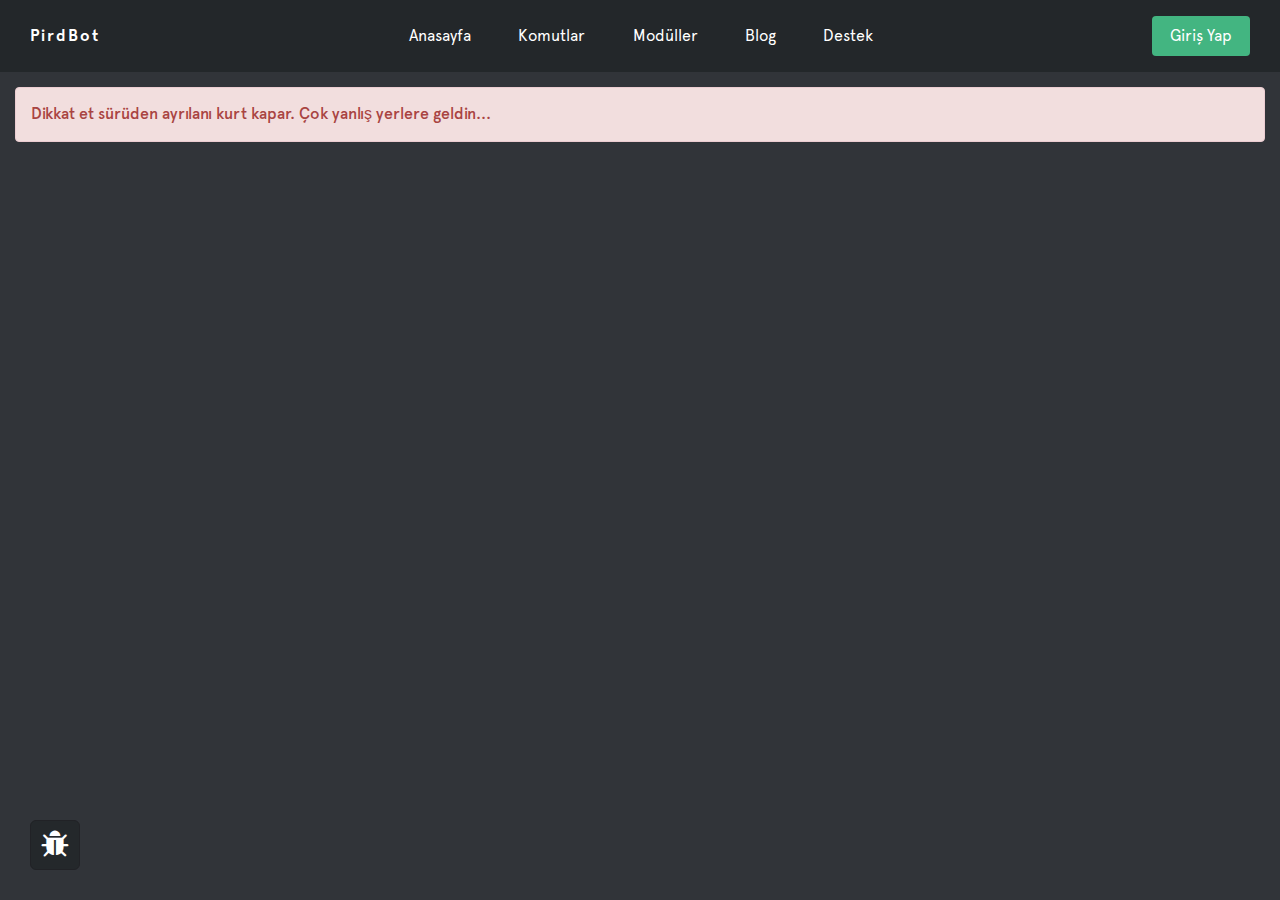
<file: pird.xyz/admin.html>
<!DOCTYPE html>
<html lang="tr" class="dark">
  
<!-- Mirrored from pird.xyz/admin by zikscopy Website Copier/3.x [XR&CO'2014], Wed, 31 Jul 2019 21:17:58 GMT -->
<!-- Added by zikscopy --><meta http-equiv="content-type" content="text/html;charset=UTF-8" /><!-- /Added by zikscopy -->
<head>
    <meta charset="UTF-8">
    <meta name="viewport" content="width=device-width, initial-scale=1.0">
    <meta http-equiv="X-UA-Compatible" content="ie=edge">

    <title>PirdBot - The Discord Bot</title>

    <meta name="keywords" content="Discord, Discord Bot, Discord App, DiscordApp, DiscordBots, Discord Bots, PirdWeb, PirdBot, PirdBot Support, PirdBot Blocker, Bots"/>
    <meta name="description" content="PirdBot Discord Bot ile sunucularınızı renk katıp kolayca kontrol sağlayabilirsiniz. Bu site sayesinde sunucunuzdaki PirdBot ayarlarını yapabilirsiniz."/>

    <meta name="robots" content="index, follow"/>
    <meta name="copyright" content="&copy; Pird System"/>
    <meta name="author" content="Berk A."/>
    <meta name="abstract" content="PirdBot Yönetim ve Kontrol Paneli"/>

    <link rel="stylesheet" href="content/assets/css/bootstrap.min3661.css?v=2.0" rel="stylesheet">
    <link rel="stylesheet" href="content/assets/css/style3661.css?v=2.0" rel="stylesheet">
    <link href="../stackpath.bootstrapcdn.com/font-awesome/4.7.0/css/font-awesome.min3661.css?v=2.0" rel="stylesheet">

    <script src="content/assets/js/jquery-1.8.3.min3661.js?v=2.0"></script>
    <script src="content/assets/js/bootstrap.min3661.js?v=2.0"></script>
    <script src="content/assets/js/custom3661.js?v=2.0"></script>

    <link rel="shortcut icon" href="content/assets/img/favicon3661.png?v=2.0">
  </head>
  <body>
    <div class="header">
      <div class="header__logo">
        PirdBot
      </div>
      <div class="header__nav">
        <a href="index.html">Anasayfa</a>
        <a href="commands.html">Komutlar</a>
        <a href="modules.html">Modüller</a>
        <a href="blog.html">Blog</a>
        <a href="http://discord.gg/Xch8yQ9" target="_blank">Destek</a>
      </div>
      <div class="header__controle">
                  <a href="javascript:void(0)" onclick="PirdWindow(LOGIN_URL)" class="btn pird">Giriş Yap</a>
              </div>
    </div>
    <div class="container-fluid">
      <div class="alert alert-danger">Dikkat et sürüden ayrılanı kurt kapar. Çok yanlış yerlere geldin...</div>    </div>

    <div id="pModal" class="modal fade" tabindex="-1" role="dialog" aria-hidden="true"></div>

    <div class="feedback left hidden-xs" data-toggle="tooltip" data-placement="right" title="Hata Bildirmek İçin Tıklayın" onclick="window.open('https://goo.gl/forms/5size9lXwytNsl383','_blank')">
      <button type="button" class="btn btn-primary btn-circle btn-lg" >
        <i class="fa fa-bug fa-2x" title="Report Bug"></i>
      </button>
    </div>

    <script async src="https://www.googletagmanager.com/gtag/js?id=UA-89120054-5"></script>
    <script>
      window.dataLayer = window.dataLayer || [];
      function gtag(){dataLayer.push(arguments);}
      gtag('js', new Date());

      gtag('config', 'UA-89120054-5');
    </script>
  </body>

<!-- Mirrored from pird.xyz/admin by zikscopy Website Copier/3.x [XR&CO'2014], Wed, 31 Jul 2019 21:17:58 GMT -->
</html>
<script type="text/javascript">
  var URL         = "index.html";
  var ADMIN_URL   = "admin.html";
  var INC_PATH    = "includes/index.html";
  var THEMES_PATH = "content/index.html";
  var ANLIK_URL   = "admin.html";
  var LOGIN_URL   = "https://discordapp.com/oauth2/authorize?response_type=code&amp;client_id=428918041628246017&amp;redirect_uri=http://pird.xyz/?go=login&amp;scope=identify+email+guilds";
  var DASHBOARD_URL= "index.html";
  var PANEL_PATH   = "content/panel/index.html";

  var start = new Date();
  jQuery.ready();
  var end = new Date();
  var difference = (end - start) / 1000;
  console.log("[PIRD] Loading time "+difference+" second.")
</script>
</file>
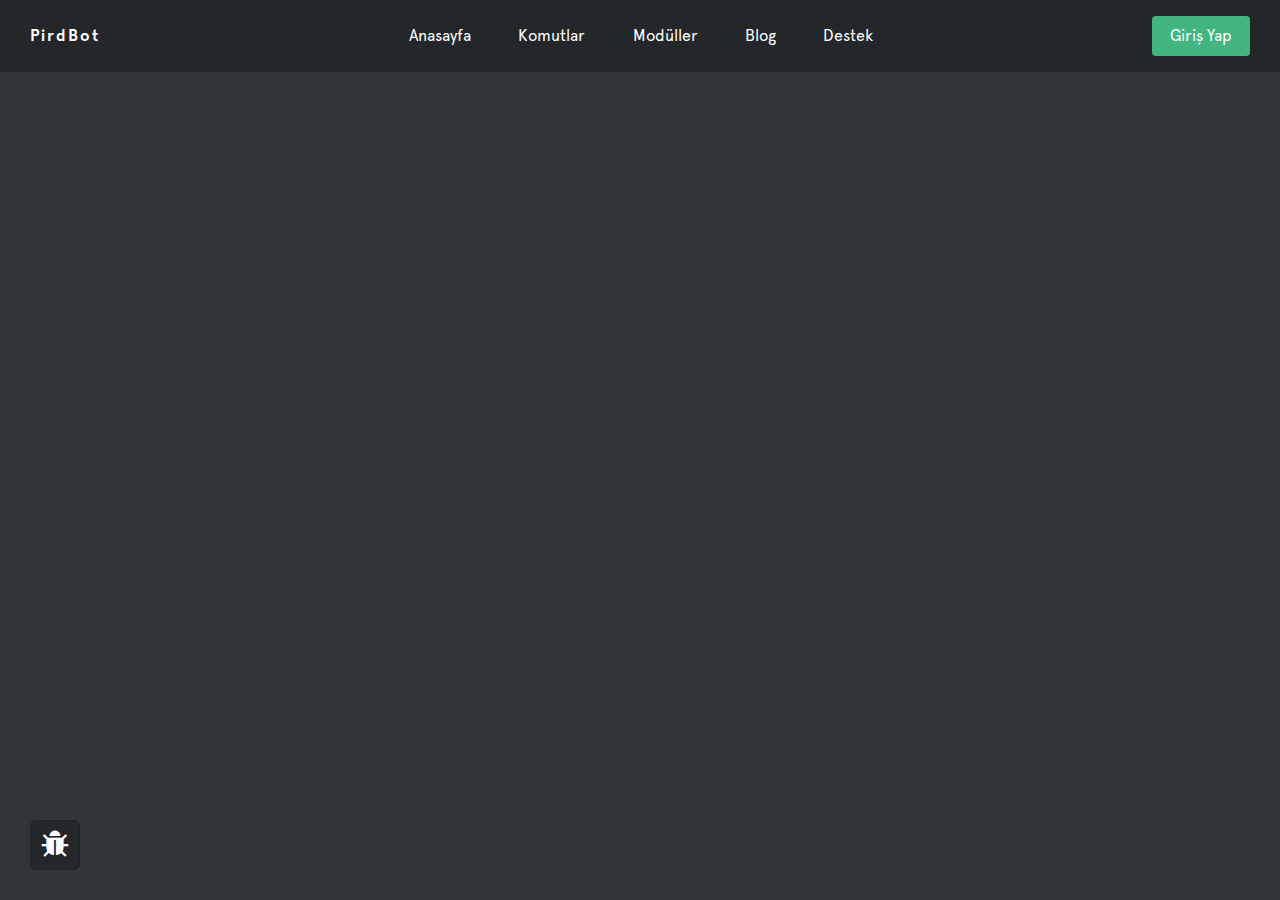
<file: pird.xyz/blog.html>
<!DOCTYPE html>
<html lang="tr" class="dark">
  
<!-- Mirrored from pird.xyz/blog by zikscopy Website Copier/3.x [XR&CO'2014], Wed, 31 Jul 2019 21:17:58 GMT -->
<!-- Added by zikscopy --><meta http-equiv="content-type" content="text/html;charset=UTF-8" /><!-- /Added by zikscopy -->
<head>
    <meta charset="UTF-8">
    <meta name="viewport" content="width=device-width, initial-scale=1.0">
    <meta http-equiv="X-UA-Compatible" content="ie=edge">

    <title>PirdBot - The Discord Bot</title>

    <meta name="keywords" content="Discord, Discord Bot, Discord App, DiscordApp, DiscordBots, Discord Bots, PirdWeb, PirdBot, PirdBot Support, PirdBot Blocker, Bots"/>
    <meta name="description" content="PirdBot Discord Bot ile sunucularınızı renk katıp kolayca kontrol sağlayabilirsiniz. Bu site sayesinde sunucunuzdaki PirdBot ayarlarını yapabilirsiniz."/>

    <meta name="robots" content="index, follow"/>
    <meta name="copyright" content="&copy; Pird System"/>
    <meta name="author" content="Berk A."/>
    <meta name="abstract" content="PirdBot Yönetim ve Kontrol Paneli"/>

    <link rel="stylesheet" href="content/assets/css/bootstrap.min3661.css?v=2.0" rel="stylesheet">
    <link rel="stylesheet" href="content/assets/css/style3661.css?v=2.0" rel="stylesheet">
    <link href="../stackpath.bootstrapcdn.com/font-awesome/4.7.0/css/font-awesome.min3661.css?v=2.0" rel="stylesheet">

    <script src="content/assets/js/jquery-1.8.3.min3661.js?v=2.0"></script>
    <script src="content/assets/js/bootstrap.min3661.js?v=2.0"></script>
    <script src="content/assets/js/custom3661.js?v=2.0"></script>

    <link rel="shortcut icon" href="content/assets/img/favicon3661.png?v=2.0">
  </head>
  <body>
    <div class="header">
      <div class="header__logo">
        PirdBot
      </div>
      <div class="header__nav">
        <a href="index.html">Anasayfa</a>
        <a href="commands.html">Komutlar</a>
        <a href="modules.html">Modüller</a>
        <a href="blog.html">Blog</a>
        <a href="http://discord.gg/Xch8yQ9" target="_blank">Destek</a>
      </div>
      <div class="header__controle">
                  <a href="javascript:void(0)" onclick="PirdWindow(LOGIN_URL)" class="btn pird">Giriş Yap</a>
              </div>
    </div>
    <div class="container-fluid">
          </div>

    <div id="pModal" class="modal fade" tabindex="-1" role="dialog" aria-hidden="true"></div>

    <div class="feedback left hidden-xs" data-toggle="tooltip" data-placement="right" title="Hata Bildirmek İçin Tıklayın" onclick="window.open('https://goo.gl/forms/5size9lXwytNsl383','_blank')">
      <button type="button" class="btn btn-primary btn-circle btn-lg" >
        <i class="fa fa-bug fa-2x" title="Report Bug"></i>
      </button>
    </div>

    <script async src="https://www.googletagmanager.com/gtag/js?id=UA-89120054-5"></script>
    <script>
      window.dataLayer = window.dataLayer || [];
      function gtag(){dataLayer.push(arguments);}
      gtag('js', new Date());

      gtag('config', 'UA-89120054-5');
    </script>
  </body>

<!-- Mirrored from pird.xyz/blog by zikscopy Website Copier/3.x [XR&CO'2014], Wed, 31 Jul 2019 21:17:58 GMT -->
</html>
<script type="text/javascript">
  var URL         = "index.html";
  var ADMIN_URL   = "admin.html";
  var INC_PATH    = "includes/index.html";
  var THEMES_PATH = "content/index.html";
  var ANLIK_URL   = "blog.html";
  var LOGIN_URL   = "https://discordapp.com/oauth2/authorize?response_type=code&amp;client_id=428918041628246017&amp;redirect_uri=http://pird.xyz/?go=login&amp;scope=identify+email+guilds";
  var DASHBOARD_URL= "index.html";
  var PANEL_PATH   = "content/panel/index.html";

  var start = new Date();
  jQuery.ready();
  var end = new Date();
  var difference = (end - start) / 1000;
  console.log("[PIRD] Loading time "+difference+" second.")
</script>
</file>
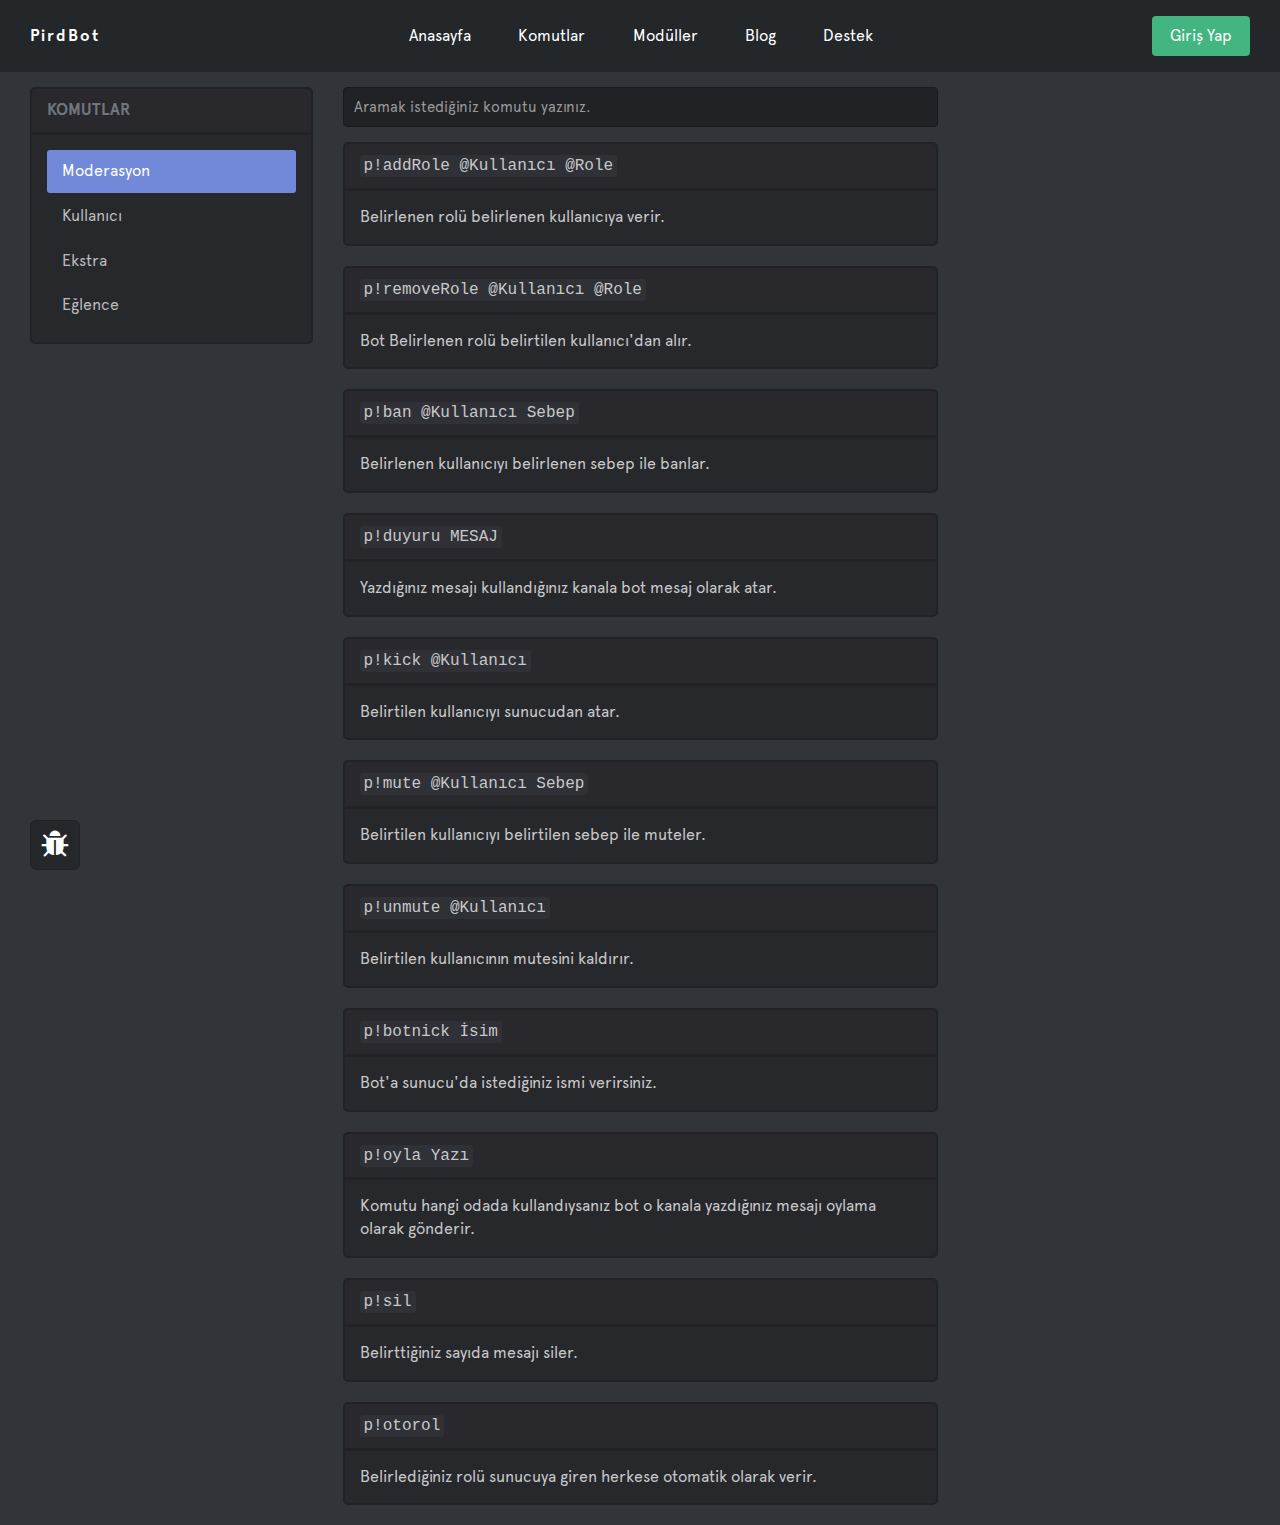
<file: pird.xyz/commands.html>
<!DOCTYPE html>
<html lang="tr" class="dark">
  
<!-- Mirrored from pird.xyz/commands by zikscopy Website Copier/3.x [XR&CO'2014], Wed, 31 Jul 2019 21:17:54 GMT -->
<!-- Added by zikscopy --><meta http-equiv="content-type" content="text/html;charset=UTF-8" /><!-- /Added by zikscopy -->
<head>
    <meta charset="UTF-8">
    <meta name="viewport" content="width=device-width, initial-scale=1.0">
    <meta http-equiv="X-UA-Compatible" content="ie=edge">

    <title>PirdBot - The Discord Bot</title>

    <meta name="keywords" content="Discord, Discord Bot, Discord App, DiscordApp, DiscordBots, Discord Bots, PirdWeb, PirdBot, PirdBot Support, PirdBot Blocker, Bots"/>
    <meta name="description" content="PirdBot Discord Bot ile sunucularınızı renk katıp kolayca kontrol sağlayabilirsiniz. Bu site sayesinde sunucunuzdaki PirdBot ayarlarını yapabilirsiniz."/>

    <meta name="robots" content="index, follow"/>
    <meta name="copyright" content="&copy; Pird System"/>
    <meta name="author" content="Berk A."/>
    <meta name="abstract" content="PirdBot Yönetim ve Kontrol Paneli"/>

    <link rel="stylesheet" href="content/assets/css/bootstrap.min3661.css?v=2.0" rel="stylesheet">
    <link rel="stylesheet" href="content/assets/css/style3661.css?v=2.0" rel="stylesheet">
    <link href="../stackpath.bootstrapcdn.com/font-awesome/4.7.0/css/font-awesome.min3661.css?v=2.0" rel="stylesheet">

    <script src="content/assets/js/jquery-1.8.3.min3661.js?v=2.0"></script>
    <script src="content/assets/js/bootstrap.min3661.js?v=2.0"></script>
    <script src="content/assets/js/custom3661.js?v=2.0"></script>

    <link rel="shortcut icon" href="content/assets/img/favicon3661.png?v=2.0">
  </head>
  <body>
    <div class="header">
      <div class="header__logo">
        PirdBot
      </div>
      <div class="header__nav">
        <a href="index.html">Anasayfa</a>
        <a href="commands.html">Komutlar</a>
        <a href="modules.html">Modüller</a>
        <a href="blog.html">Blog</a>
        <a href="http://discord.gg/Xch8yQ9" target="_blank">Destek</a>
      </div>
      <div class="header__controle">
                  <a href="javascript:void(0)" onclick="PirdWindow(LOGIN_URL)" class="btn pird">Giriş Yap</a>
              </div>
    </div>
    <div class="container-fluid">
      
<div class="col-md-3">
  <div class="panel panel-default panel-c" id="commands_category">
    <div class="panel-heading">Komutlar</div>
    <div class="panel-body">

      <ul class="nav nav-pills nav-stacked">
                          <li class='active'><a href="#moderasyon" data-toggle="tab">Moderasyon</a></li>
                            <li ><a href="#kullanici" data-toggle="tab">Kullanıcı</a></li>
                            <li ><a href="#ekstra" data-toggle="tab">Ekstra</a></li>
                            <li ><a href="#eglence" data-toggle="tab">Eğlence</a></li>
                        </ul>

    </div>
  </div>
</div>
<div class="col-md-6">
  <div class="form-group">
    <input type="text" class="form-control" id="searchCommands" placeholder="Aramak istediğiniz komutu yazınız.">
  </div>
  <div class="panel panel-default panel-k" id="searchEmpty" style="display: none;">
    <div class="panel-heading test-center" style="border: 0px;border-radius: 5px;">
      Yazdığınız <code id="searchValue"></code> kelimeye uygun herhangi bir sonuç bulunamadı.
    </div>
  </div>
  <div class="tab-content">
              <div class="tab-pane active in" id="moderasyon">
                          <div class="panel panel-default panel-k">
            <div class="panel-heading">
              <code>p!addRole @Kullanıcı @Role</code>
              <div class="sag">
                <!--<span class="label label-default">YAKINDA</span>-->
              </div>
            </div>
            <div class="panel-body">
              Belirlenen rolü belirlenen kullanıcıya verir.             </div>
          </div>
                  <div class="panel panel-default panel-k">
            <div class="panel-heading">
              <code>p!removeRole @Kullanıcı @Role</code>
              <div class="sag">
                <!--<span class="label label-default">YAKINDA</span>-->
              </div>
            </div>
            <div class="panel-body">
              Bot Belirlenen rolü belirtilen kullanıcı'dan alır.             </div>
          </div>
                  <div class="panel panel-default panel-k">
            <div class="panel-heading">
              <code>p!ban @Kullanıcı Sebep</code>
              <div class="sag">
                <!--<span class="label label-default">YAKINDA</span>-->
              </div>
            </div>
            <div class="panel-body">
              Belirlenen kullanıcıyı belirlenen sebep ile banlar.             </div>
          </div>
                  <div class="panel panel-default panel-k">
            <div class="panel-heading">
              <code>p!duyuru MESAJ</code>
              <div class="sag">
                <!--<span class="label label-default">YAKINDA</span>-->
              </div>
            </div>
            <div class="panel-body">
              Yazdığınız mesajı kullandığınız kanala bot mesaj olarak atar.             </div>
          </div>
                  <div class="panel panel-default panel-k">
            <div class="panel-heading">
              <code>p!kick @Kullanıcı</code>
              <div class="sag">
                <!--<span class="label label-default">YAKINDA</span>-->
              </div>
            </div>
            <div class="panel-body">
              Belirtilen kullanıcıyı sunucudan atar.             </div>
          </div>
                  <div class="panel panel-default panel-k">
            <div class="panel-heading">
              <code>p!mute @Kullanıcı Sebep</code>
              <div class="sag">
                <!--<span class="label label-default">YAKINDA</span>-->
              </div>
            </div>
            <div class="panel-body">
              Belirtilen kullanıcıyı belirtilen sebep ile muteler.             </div>
          </div>
                  <div class="panel panel-default panel-k">
            <div class="panel-heading">
              <code>p!unmute @Kullanıcı</code>
              <div class="sag">
                <!--<span class="label label-default">YAKINDA</span>-->
              </div>
            </div>
            <div class="panel-body">
              Belirtilen kullanıcının mutesini kaldırır.             </div>
          </div>
                  <div class="panel panel-default panel-k">
            <div class="panel-heading">
              <code>p!botnick İsim</code>
              <div class="sag">
                <!--<span class="label label-default">YAKINDA</span>-->
              </div>
            </div>
            <div class="panel-body">
              Bot'a sunucu'da istediğiniz ismi verirsiniz.             </div>
          </div>
                  <div class="panel panel-default panel-k">
            <div class="panel-heading">
              <code>p!oyla Yazı</code>
              <div class="sag">
                <!--<span class="label label-default">YAKINDA</span>-->
              </div>
            </div>
            <div class="panel-body">
              Komutu hangi odada kullandıysanız bot o kanala yazdığınız mesajı oylama olarak gönderir.             </div>
          </div>
                  <div class="panel panel-default panel-k">
            <div class="panel-heading">
              <code>p!sil</code>
              <div class="sag">
                <!--<span class="label label-default">YAKINDA</span>-->
              </div>
            </div>
            <div class="panel-body">
               Belirttiğiniz sayıda mesajı siler.             </div>
          </div>
                  <div class="panel panel-default panel-k">
            <div class="panel-heading">
              <code>p!otorol </code>
              <div class="sag">
                <!--<span class="label label-default">YAKINDA</span>-->
              </div>
            </div>
            <div class="panel-body">
              Belirlediğiniz rolü sunucuya giren herkese otomatik olarak verir.            </div>
          </div>
              </div>
                <div class="tab-pane " id="kullanici">
                          <div class="panel panel-default panel-k">
            <div class="panel-heading">
              <code>p!avatar @Kullanıcı</code>
              <div class="sag">
                <!--<span class="label label-default">YAKINDA</span>-->
              </div>
            </div>
            <div class="panel-body">
              Belirlenen kullanıcı'nın avatarı'nı gösterir.             </div>
          </div>
                  <div class="panel panel-default panel-k">
            <div class="panel-heading">
              <code>p!help</code>
              <div class="sag">
                <!--<span class="label label-default">YAKINDA</span>-->
              </div>
            </div>
            <div class="panel-body">
              Bot'ta bulunan yardım menüsünü size gönderir.             </div>
          </div>
                  <div class="panel panel-default panel-k">
            <div class="panel-heading">
              <code>p!info</code>
              <div class="sag">
                <!--<span class="label label-default">YAKINDA</span>-->
              </div>
            </div>
            <div class="panel-body">
              Bot'un istatistiklerini gösterir.             </div>
          </div>
                  <div class="panel panel-default panel-k">
            <div class="panel-heading">
              <code>p!kb</code>
              <div class="sag">
                <!--<span class="label label-default">YAKINDA</span>-->
              </div>
            </div>
            <div class="panel-body">
              Bot Komutu kullanan kişinin kullanıcı bilgilerini gösterir.             </div>
          </div>
                  <div class="panel panel-default panel-k">
            <div class="panel-heading">
              <code>p!kurucu</code>
              <div class="sag">
                <!--<span class="label label-default">YAKINDA</span>-->
              </div>
            </div>
            <div class="panel-body">
              Komutun kullanıldığı sunucunun sahibini gösterir.             </div>
          </div>
                  <div class="panel panel-default panel-k">
            <div class="panel-heading">
              <code>p!sunucu</code>
              <div class="sag">
                <!--<span class="label label-default">YAKINDA</span>-->
              </div>
            </div>
            <div class="panel-body">
              Komutu kullanıldığı sunucunun bilgilerini gösterir.             </div>
          </div>
                  <div class="panel panel-default panel-k">
            <div class="panel-heading">
              <code>p!tavsiye</code>
              <div class="sag">
                <!--<span class="label label-default">YAKINDA</span>-->
              </div>
            </div>
            <div class="panel-body">
              Bot Botun yapımcılarına yazdığınız mesajı öneri olarak iletir.             </div>
          </div>
              </div>
                <div class="tab-pane " id="ekstra">
                          <div class="panel panel-default panel-k">
            <div class="panel-heading">
              <code>p!bağış</code>
              <div class="sag">
                <!--<span class="label label-default">YAKINDA</span>-->
              </div>
            </div>
            <div class="panel-body">
              Bu komut ile barkodumu'za ulaşıp bot için bağış yapabilirsiniz.             </div>
          </div>
                  <div class="panel panel-default panel-k">
            <div class="panel-heading">
              <code>p!cevir</code>
              <div class="sag">
                <!--<span class="label label-default">YAKINDA</span>-->
              </div>
            </div>
            <div class="panel-body">
              Bu komut ile yazdığınız yazıyı istediğiniz dile çevirebilirsiniz.             </div>
          </div>
                  <div class="panel panel-default panel-k">
            <div class="panel-heading">
              <code>p!davet</code>
              <div class="sag">
                <!--<span class="label label-default">YAKINDA</span>-->
              </div>
            </div>
            <div class="panel-body">
              Bu komut kullanan kişiye bot diğer botların ve kendi davet linkini gönderir.             </div>
          </div>
                  <div class="panel panel-default panel-k">
            <div class="panel-heading">
              <code>p!doviz</code>
              <div class="sag">
                <!--<span class="label label-default">YAKINDA</span>-->
              </div>
            </div>
            <div class="panel-body">
              Belirlenen para biriminin Dünyada'ki alış ve satışlarını gösterir             </div>
          </div>
                  <div class="panel panel-default panel-k">
            <div class="panel-heading">
              <code>p!skor</code>
              <div class="sag">
                <!--<span class="label label-default">YAKINDA</span>-->
              </div>
            </div>
            <div class="panel-body">
              Komutun kullanıldığı sunucudaki ilk 10 davet liderlerini gösterir.             </div>
          </div>
                  <div class="panel panel-default panel-k">
            <div class="panel-heading">
              <code>p!namazvakti</code>
              <div class="sag">
                <!--<span class="label label-default">YAKINDA</span>-->
              </div>
            </div>
            <div class="panel-body">
              Bot bu komut ile seçtiğiniz şehir'in namaz vakitlerini gösterir.             </div>
          </div>
                  <div class="panel panel-default panel-k">
            <div class="panel-heading">
              <code>p!qr</code>
              <div class="sag">
                <!--<span class="label label-default">YAKINDA</span>-->
              </div>
            </div>
            <div class="panel-body">
              Yazdığınız link veya yazı ile bot QR kod oluşturur.             </div>
          </div>
                  <div class="panel panel-default panel-k">
            <div class="panel-heading">
              <code>p!rastgele sayı1 sayı2</code>
              <div class="sag">
                <!--<span class="label label-default">YAKINDA</span>-->
              </div>
            </div>
            <div class="panel-body">
              Belirttiğiniz sayı aralığın'da bot rastgele bir sayı verir.             </div>
          </div>
                  <div class="panel panel-default panel-k">
            <div class="panel-heading">
              <code>p!tarih</code>
              <div class="sag">
                <!--<span class="label label-default">YAKINDA</span>-->
              </div>
            </div>
            <div class="panel-body">
              Sunucu'nun bulunduğu zamanı gösterir.             </div>
          </div>
                  <div class="panel panel-default panel-k">
            <div class="panel-heading">
              <code>p!sifre</code>
              <div class="sag">
                <!--<span class="label label-default">YAKINDA</span>-->
              </div>
            </div>
            <div class="panel-body">
              Belirttiğiniz sayı aralığın'da bot size bir şifre oluşturur.            </div>
          </div>
                  <div class="panel panel-default panel-k">
            <div class="panel-heading">
              <code>p!kripto</code>
              <div class="sag">
                <!--<span class="label label-default">YAKINDA</span>-->
              </div>
            </div>
            <div class="panel-body">
              Belirlenen Kripto Para biriminin Dünyada'ki alış ve satışlarını gösterir             </div>
          </div>
                  <div class="panel panel-default panel-k">
            <div class="panel-heading">
              <code>p!mcsunucu <ip></code>
              <div class="sag">
                <!--<span class="label label-default">YAKINDA</span>-->
              </div>
            </div>
            <div class="panel-body">
              Yazdığınız ip adresine ait bilgileri gösterir.            </div>
          </div>
              </div>
                <div class="tab-pane " id="eglence">
                          <div class="panel panel-default panel-k">
            <div class="panel-heading">
              <code>p!öv @Kullanıcı</code>
              <div class="sag">
                <!--<span class="label label-default">YAKINDA</span>-->
              </div>
            </div>
            <div class="panel-body">
              Belirlenen Kullanıcıyı övgü yağmuruna boğarsın.             </div>
          </div>
                  <div class="panel panel-default panel-k">
            <div class="panel-heading">
              <code>p!cat</code>
              <div class="sag">
                <!--<span class="label label-default">YAKINDA</span>-->
              </div>
            </div>
            <div class="panel-body">
              Bot Rastgele kedi fotoğraflarını mesaj olarak atar.             </div>
          </div>
                  <div class="panel panel-default panel-k">
            <div class="panel-heading">
              <code>p!dog</code>
              <div class="sag">
                <!--<span class="label label-default">YAKINDA</span>-->
              </div>
            </div>
            <div class="panel-body">
              Bot Rastgele köpek fotoğrafları mesaj olarak atar.             </div>
          </div>
                  <div class="panel panel-default panel-k">
            <div class="panel-heading">
              <code>p!döv @Kullanıcı</code>
              <div class="sag">
                <!--<span class="label label-default">YAKINDA</span>-->
              </div>
            </div>
            <div class="panel-body">
              Belirtilen kullanıcıyı dayak manyağı yaparsınız.             </div>
          </div>
                  <div class="panel panel-default panel-k">
            <div class="panel-heading">
              <code>p!espiri</code>
              <div class="sag">
                <!--<span class="label label-default">YAKINDA</span>-->
              </div>
            </div>
            <div class="panel-body">
              Komutun kullanıldığı kanala bot soğuk espiriler atar.             </div>
          </div>
                  <div class="panel panel-default panel-k">
            <div class="panel-heading">
              <code>p!fucked</code>
              <div class="sag">
                <!--<span class="label label-default">YAKINDA</span>-->
              </div>
            </div>
            <div class="panel-body">
              Belirtilen kullanıcıyı fuckedlar.             </div>
          </div>
                  <div class="panel panel-default panel-k">
            <div class="panel-heading">
              <code>p!hıyar</code>
              <div class="sag">
                <!--<span class="label label-default">YAKINDA</span>-->
              </div>
            </div>
            <div class="panel-body">
              Hıyarınızın kaç cm olduğunu gösterir.             </div>
          </div>
                  <div class="panel panel-default panel-k">
            <div class="panel-heading">
              <code>p!sarıl</code>
              <div class="sag">
                <!--<span class="label label-default">YAKINDA</span>-->
              </div>
            </div>
            <div class="panel-body">
              Belirttiğiniz kişiye sarılırsınız.             </div>
          </div>
                  <div class="panel panel-default panel-k">
            <div class="panel-heading">
              <code>p!say</code>
              <div class="sag">
                <!--<span class="label label-default">YAKINDA</span>-->
              </div>
            </div>
            <div class="panel-body">
              Yazdığınız mesaj'ı bota yazdırırsınız.             </div>
          </div>
                  <div class="panel panel-default panel-k">
            <div class="panel-heading">
              <code>p!sigara-ic</code>
              <div class="sag">
                <!--<span class="label label-default">YAKINDA</span>-->
              </div>
            </div>
            <div class="panel-body">
              Belirttiğiniz kullanıcı ile sigara içersiniz.             </div>
          </div>
                  <div class="panel panel-default panel-k">
            <div class="panel-heading">
              <code>p!tokat</code>
              <div class="sag">
                <!--<span class="label label-default">YAKINDA</span>-->
              </div>
            </div>
            <div class="panel-body">
              Belirtilen kullanıcı'ya tokat manyağı yaparsınız.             </div>
          </div>
                  <div class="panel panel-default panel-k">
            <div class="panel-heading">
              <code>p!çay-dök</code>
              <div class="sag">
                <!--<span class="label label-default">YAKINDA</span>-->
              </div>
            </div>
            <div class="panel-body">
              Belirttiğiniz kullanıcının üstüne çay dökersiniz.             </div>
          </div>
                  <div class="panel panel-default panel-k">
            <div class="panel-heading">
              <code>p!öldür</code>
              <div class="sag">
                <!--<span class="label label-default">YAKINDA</span>-->
              </div>
            </div>
            <div class="panel-body">
              Belirtilen kullanıcı rambo kedi tarafın'dan öldürülür.             </div>
          </div>
                  <div class="panel panel-default panel-k">
            <div class="panel-heading">
              <code>p!öp</code>
              <div class="sag">
                <!--<span class="label label-default">YAKINDA</span>-->
              </div>
            </div>
            <div class="panel-body">
              Belirttiğiniz kullanıcıyı öpersiniz.             </div>
          </div>
                  <div class="panel panel-default panel-k">
            <div class="panel-heading">
              <code>p!mcbasari <baslik>/<yazi></code>
              <div class="sag">
                <!--<span class="label label-default">YAKINDA</span>-->
              </div>
            </div>
            <div class="panel-body">
              Minecraft başarımı üretme aracı.            </div>
          </div>
              </div>
            </div>
</div>

<div class="col-md-3">
  <div class="hidden-sm hidden-md hidden-lg">
    <img src="../discordapp.com/api/guilds/428913287338655745/widget7c49.png?style=banner2" style="width: 100%;" alt="PirdBot Discord Server" class="img-responsive img-rounded"><br>
  </div>
  <div class="hidden-xs">
    <script type="text/javascript">
      $(document).ready(() => {
        var height = $("#commands_category").height()+4;
        $("#discord_ifream").html(`<iframe src="//discordapp.com/widget?id=428913287338655745&theme=dark" width="100%" height="${height}" allowtransparency="true" frameborder="0"></iframe>`)
      });
    </script>
    <div id="discord_ifream"></div>
  </div>
</div>

<script type="text/javascript">
  $("#searchCommands").on("keyup", function() {
    var value = $(this).val().toLowerCase();
    $(".tab-pane.active .panel").filter(function() {
      $(this).toggle($(this).text().toLowerCase().indexOf(value) > -1)
    });
  });
  $("#commands_category").on("click", "li", function() {
    $("#searchCommands").val("");
    $(".tab-content .panel").css("display", "")
  });
</script>
    </div>

    <div id="pModal" class="modal fade" tabindex="-1" role="dialog" aria-hidden="true"></div>

    <div class="feedback left hidden-xs" data-toggle="tooltip" data-placement="right" title="Hata Bildirmek İçin Tıklayın" onclick="window.open('https://goo.gl/forms/5size9lXwytNsl383','_blank')">
      <button type="button" class="btn btn-primary btn-circle btn-lg" >
        <i class="fa fa-bug fa-2x" title="Report Bug"></i>
      </button>
    </div>

    <script async src="https://www.googletagmanager.com/gtag/js?id=UA-89120054-5"></script>
    <script>
      window.dataLayer = window.dataLayer || [];
      function gtag(){dataLayer.push(arguments);}
      gtag('js', new Date());

      gtag('config', 'UA-89120054-5');
    </script>
  </body>

<!-- Mirrored from pird.xyz/commands by zikscopy Website Copier/3.x [XR&CO'2014], Wed, 31 Jul 2019 21:17:56 GMT -->
</html>
<script type="text/javascript">
  var URL         = "index.html";
  var ADMIN_URL   = "admin.html";
  var INC_PATH    = "includes/index.html";
  var THEMES_PATH = "content/index.html";
  var ANLIK_URL   = "commands.html";
  var LOGIN_URL   = "https://discordapp.com/oauth2/authorize?response_type=code&amp;client_id=428918041628246017&amp;redirect_uri=http://pird.xyz/?go=login&amp;scope=identify+email+guilds";
  var DASHBOARD_URL= "index.html";
  var PANEL_PATH   = "content/panel/index.html";

  var start = new Date();
  jQuery.ready();
  var end = new Date();
  var difference = (end - start) / 1000;
  console.log("[PIRD] Loading time "+difference+" second.")
</script>
</file>
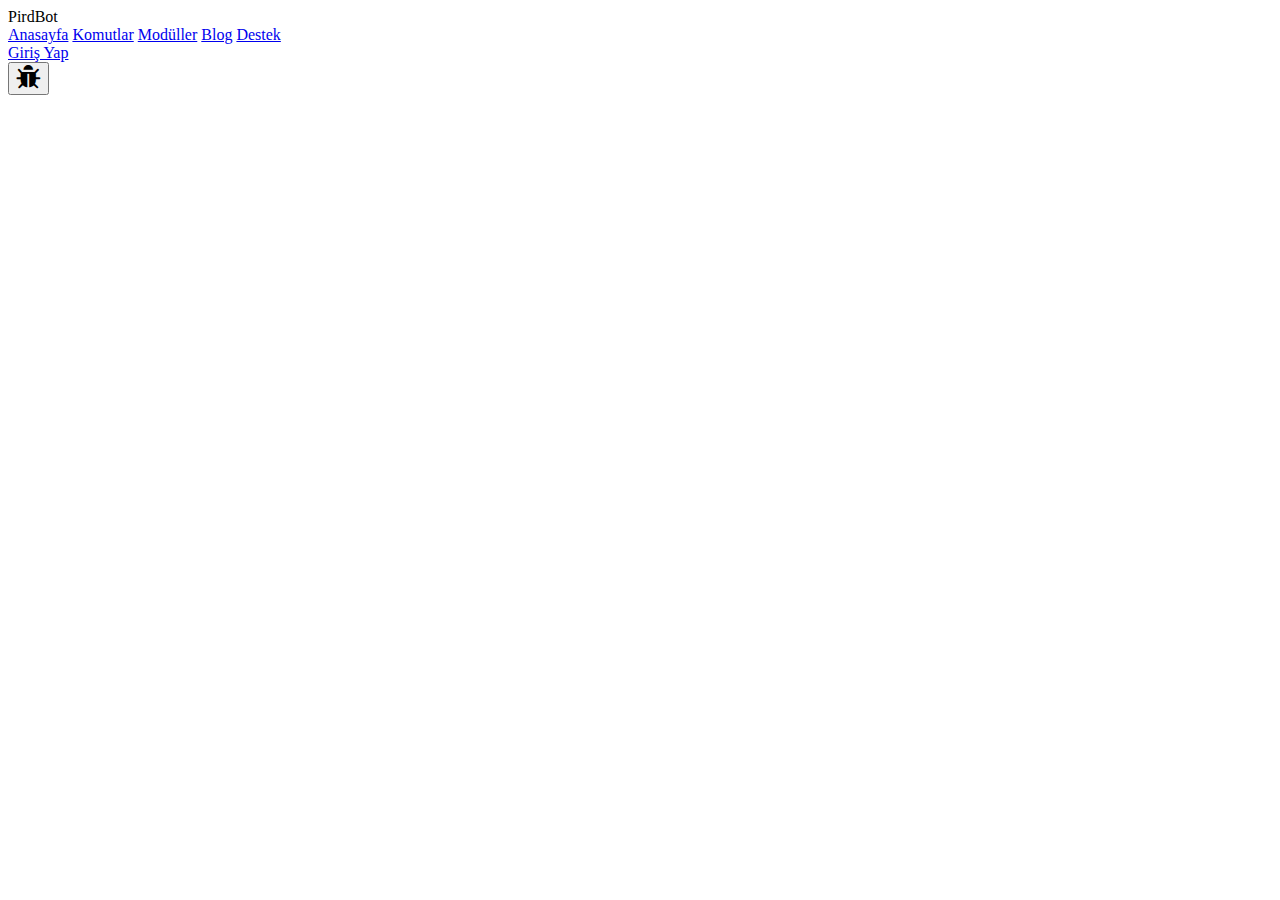
<file: pird.xyz/content/assets/fonts/glyphicons-halflings-regular-2.html>
<!DOCTYPE html>
<html lang="tr" class="dark">
  <head>
    <meta charset="UTF-8">
    <meta name="viewport" content="width=device-width, initial-scale=1.0">
    <meta http-equiv="X-UA-Compatible" content="ie=edge">

    <title>PirdBot - The Discord Bot</title>

    <meta name="keywords" content="Discord, Discord Bot, Discord App, DiscordApp, DiscordBots, Discord Bots, PirdWeb, PirdBot, PirdBot Support, PirdBot Blocker, Bots"/>
    <meta name="description" content="PirdBot Discord Bot ile sunucularınızı renk katıp kolayca kontrol sağlayabilirsiniz. Bu site sayesinde sunucunuzdaki PirdBot ayarlarını yapabilirsiniz."/>

    <meta name="robots" content="index, follow"/>
    <meta name="copyright" content="&copy; Pird System"/>
    <meta name="author" content="Berk A."/>
    <meta name="abstract" content="PirdBot Yönetim ve Kontrol Paneli"/>

    <link rel="stylesheet" href="http://pird.xyz/content/assets/css/bootstrap.min.css?v=2.0" rel="stylesheet">
    <link rel="stylesheet" href="http://pird.xyz/content/assets/css/style.css?v=2.0" rel="stylesheet">
    <link href="https://stackpath.bootstrapcdn.com/font-awesome/4.7.0/css/font-awesome.min.css?v=2.0" rel="stylesheet">

    <script src="http://pird.xyz/content/assets/js/jquery-1.8.3.min.js?v=2.0"></script>
    <script src="http://pird.xyz/content/assets/js/bootstrap.min.js?v=2.0"></script>
    <script src="http://pird.xyz/content/assets/js/custom.js?v=2.0"></script>

    <link rel="shortcut icon" href="http://pird.xyz/content/assets/img/favicon.png?v=2.0">
  </head>
  <body>
    <div class="header">
      <div class="header__logo">
        PirdBot
      </div>
      <div class="header__nav">
        <a href="http://pird.xyz">Anasayfa</a>
        <a href="http://pird.xyz/commands">Komutlar</a>
        <a href="http://pird.xyz/modules">Modüller</a>
        <a href="http://pird.xyz/blog">Blog</a>
        <a href="http://discord.gg/Xch8yQ9" target="_blank">Destek</a>
      </div>
      <div class="header__controle">
                  <a href="javascript:void(0)" onclick="PirdWindow(LOGIN_URL)" class="btn pird">Giriş Yap</a>
              </div>
    </div>
    <div class="container-fluid">
          </div>

    <div id="pModal" class="modal fade" tabindex="-1" role="dialog" aria-hidden="true"></div>

    <div class="feedback left hidden-xs" data-toggle="tooltip" data-placement="right" title="Hata Bildirmek İçin Tıklayın" onclick="window.open('https://goo.gl/forms/5size9lXwytNsl383','_blank')">
      <button type="button" class="btn btn-primary btn-circle btn-lg" >
        <i class="fa fa-bug fa-2x" title="Report Bug"></i>
      </button>
    </div>

    <script async src="https://www.googletagmanager.com/gtag/js?id=UA-89120054-5"></script>
    <script>
      window.dataLayer = window.dataLayer || [];
      function gtag(){dataLayer.push(arguments);}
      gtag('js', new Date());

      gtag('config', 'UA-89120054-5');
    </script>
  </body>
</html>
<script type="text/javascript">
  var URL         = "http://pird.xyz";
  var ADMIN_URL   = "http://pird.xyz/admin";
  var INC_PATH    = "http://pird.xyz/includes";
  var THEMES_PATH = "http://pird.xyz/content";
  var ANLIK_URL   = "http://pird.xyz/content/assets/fonts/glyphicons-halflings-regular.woff2";
  var LOGIN_URL   = "https://discordapp.com/oauth2/authorize?response_type=code&client_id=428918041628246017&redirect_uri=http://pird.xyz/?go=login&scope=identify+email+guilds";
  var DASHBOARD_URL= "http://pird.xyz/dashboard";
  var PANEL_PATH   = "http://pird.xyz/content/panel";

  var start = new Date();
  jQuery.ready();
  var end = new Date();
  var difference = (end - start) / 1000;
  console.log("[PIRD] Loading time "+difference+" second.")
</script>
</file>
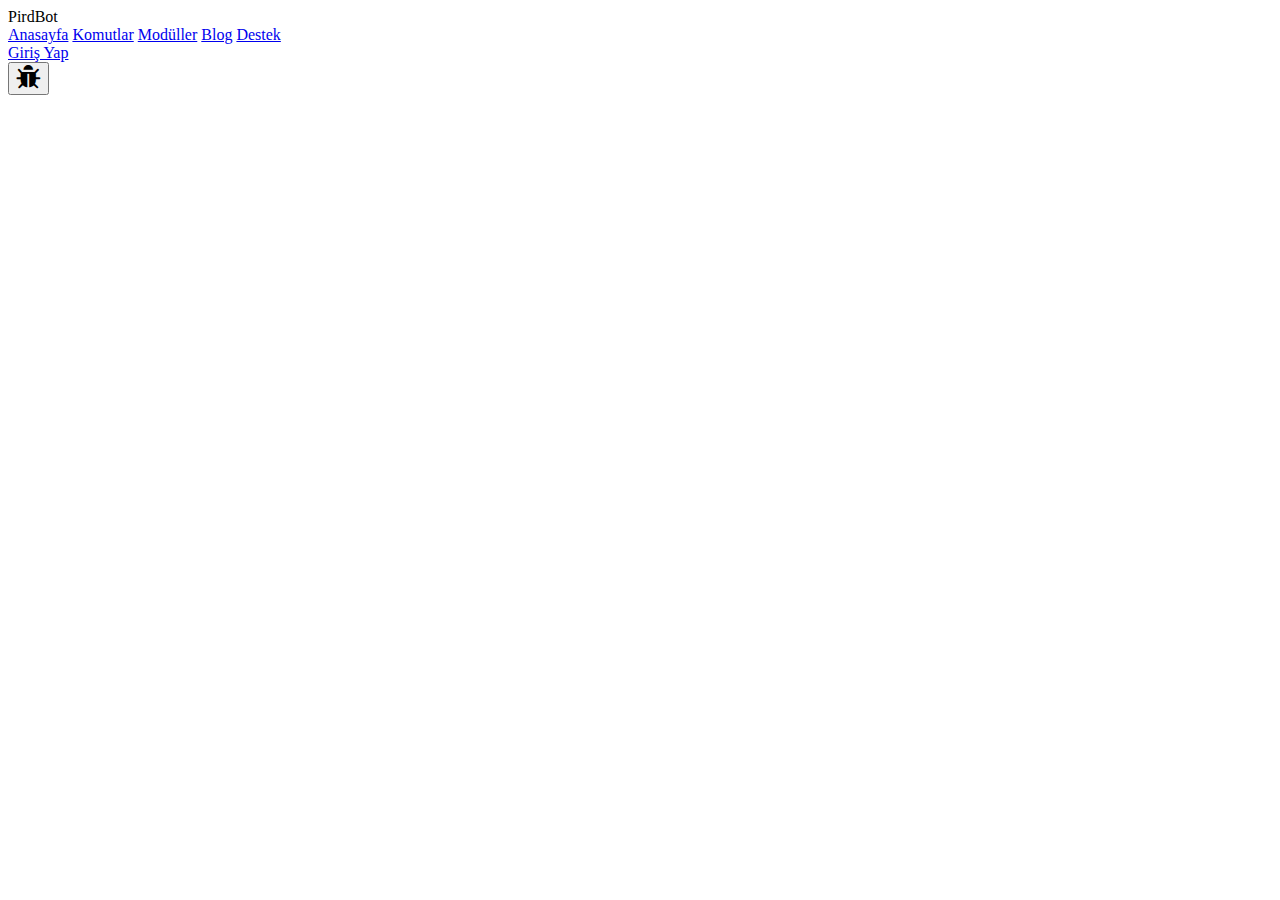
<file: pird.xyz/content/assets/fonts/glyphicons-halflings-regular-3.html>
<!DOCTYPE html>
<html lang="tr" class="dark">
  <head>
    <meta charset="UTF-8">
    <meta name="viewport" content="width=device-width, initial-scale=1.0">
    <meta http-equiv="X-UA-Compatible" content="ie=edge">

    <title>PirdBot - The Discord Bot</title>

    <meta name="keywords" content="Discord, Discord Bot, Discord App, DiscordApp, DiscordBots, Discord Bots, PirdWeb, PirdBot, PirdBot Support, PirdBot Blocker, Bots"/>
    <meta name="description" content="PirdBot Discord Bot ile sunucularınızı renk katıp kolayca kontrol sağlayabilirsiniz. Bu site sayesinde sunucunuzdaki PirdBot ayarlarını yapabilirsiniz."/>

    <meta name="robots" content="index, follow"/>
    <meta name="copyright" content="&copy; Pird System"/>
    <meta name="author" content="Berk A."/>
    <meta name="abstract" content="PirdBot Yönetim ve Kontrol Paneli"/>

    <link rel="stylesheet" href="http://pird.xyz/content/assets/css/bootstrap.min.css?v=2.0" rel="stylesheet">
    <link rel="stylesheet" href="http://pird.xyz/content/assets/css/style.css?v=2.0" rel="stylesheet">
    <link href="https://stackpath.bootstrapcdn.com/font-awesome/4.7.0/css/font-awesome.min.css?v=2.0" rel="stylesheet">

    <script src="http://pird.xyz/content/assets/js/jquery-1.8.3.min.js?v=2.0"></script>
    <script src="http://pird.xyz/content/assets/js/bootstrap.min.js?v=2.0"></script>
    <script src="http://pird.xyz/content/assets/js/custom.js?v=2.0"></script>

    <link rel="shortcut icon" href="http://pird.xyz/content/assets/img/favicon.png?v=2.0">
  </head>
  <body>
    <div class="header">
      <div class="header__logo">
        PirdBot
      </div>
      <div class="header__nav">
        <a href="http://pird.xyz">Anasayfa</a>
        <a href="http://pird.xyz/commands">Komutlar</a>
        <a href="http://pird.xyz/modules">Modüller</a>
        <a href="http://pird.xyz/blog">Blog</a>
        <a href="http://discord.gg/Xch8yQ9" target="_blank">Destek</a>
      </div>
      <div class="header__controle">
                  <a href="javascript:void(0)" onclick="PirdWindow(LOGIN_URL)" class="btn pird">Giriş Yap</a>
              </div>
    </div>
    <div class="container-fluid">
          </div>

    <div id="pModal" class="modal fade" tabindex="-1" role="dialog" aria-hidden="true"></div>

    <div class="feedback left hidden-xs" data-toggle="tooltip" data-placement="right" title="Hata Bildirmek İçin Tıklayın" onclick="window.open('https://goo.gl/forms/5size9lXwytNsl383','_blank')">
      <button type="button" class="btn btn-primary btn-circle btn-lg" >
        <i class="fa fa-bug fa-2x" title="Report Bug"></i>
      </button>
    </div>

    <script async src="https://www.googletagmanager.com/gtag/js?id=UA-89120054-5"></script>
    <script>
      window.dataLayer = window.dataLayer || [];
      function gtag(){dataLayer.push(arguments);}
      gtag('js', new Date());

      gtag('config', 'UA-89120054-5');
    </script>
  </body>
</html>
<script type="text/javascript">
  var URL         = "http://pird.xyz";
  var ADMIN_URL   = "http://pird.xyz/admin";
  var INC_PATH    = "http://pird.xyz/includes";
  var THEMES_PATH = "http://pird.xyz/content";
  var ANLIK_URL   = "http://pird.xyz/content/assets/fonts/glyphicons-halflings-regular.woff";
  var LOGIN_URL   = "https://discordapp.com/oauth2/authorize?response_type=code&client_id=428918041628246017&redirect_uri=http://pird.xyz/?go=login&scope=identify+email+guilds";
  var DASHBOARD_URL= "http://pird.xyz/dashboard";
  var PANEL_PATH   = "http://pird.xyz/content/panel";

  var start = new Date();
  jQuery.ready();
  var end = new Date();
  var difference = (end - start) / 1000;
  console.log("[PIRD] Loading time "+difference+" second.")
</script>
</file>
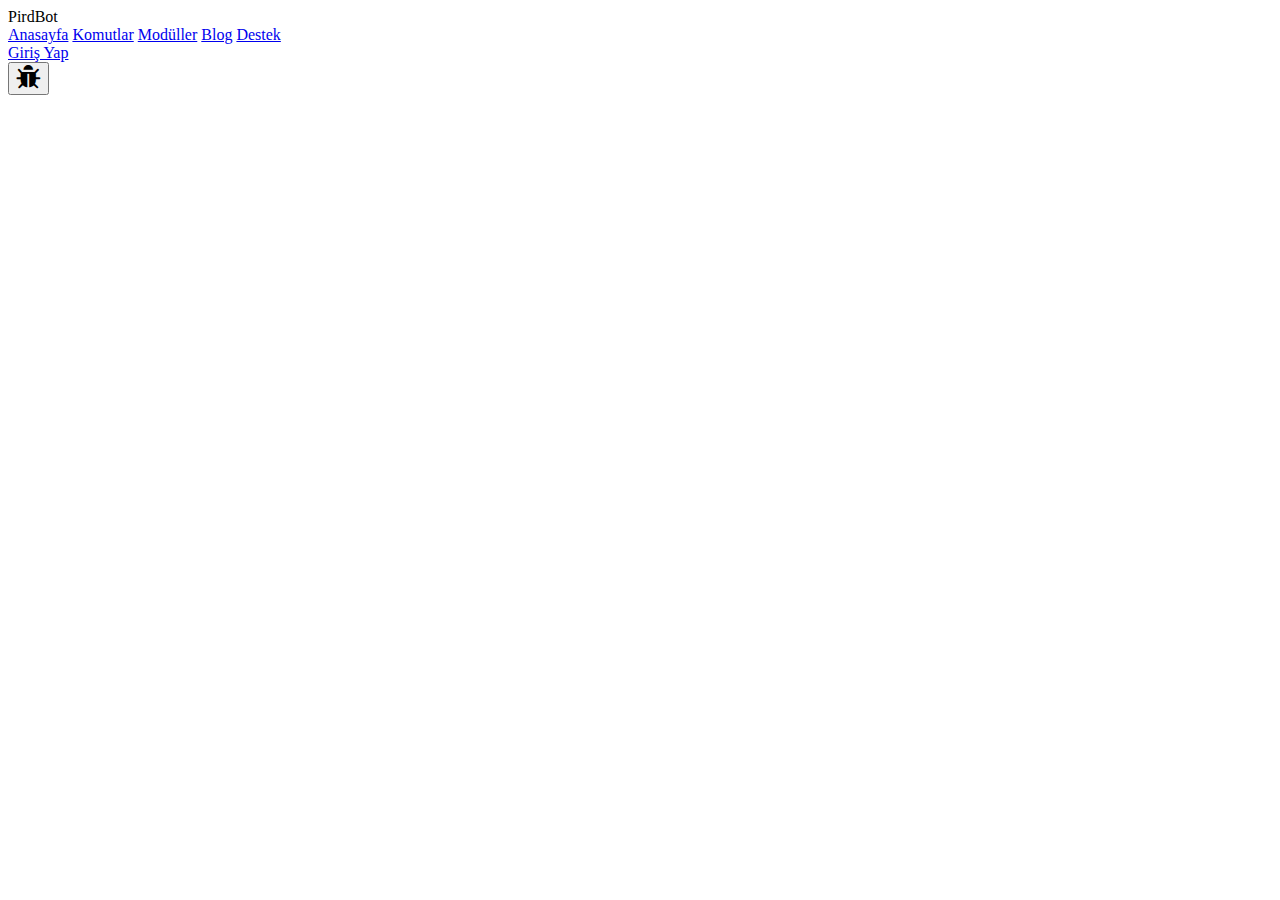
<file: pird.xyz/content/assets/fonts/glyphicons-halflings-regular-4.html>
<!DOCTYPE html>
<html lang="tr" class="dark">
  <head>
    <meta charset="UTF-8">
    <meta name="viewport" content="width=device-width, initial-scale=1.0">
    <meta http-equiv="X-UA-Compatible" content="ie=edge">

    <title>PirdBot - The Discord Bot</title>

    <meta name="keywords" content="Discord, Discord Bot, Discord App, DiscordApp, DiscordBots, Discord Bots, PirdWeb, PirdBot, PirdBot Support, PirdBot Blocker, Bots"/>
    <meta name="description" content="PirdBot Discord Bot ile sunucularınızı renk katıp kolayca kontrol sağlayabilirsiniz. Bu site sayesinde sunucunuzdaki PirdBot ayarlarını yapabilirsiniz."/>

    <meta name="robots" content="index, follow"/>
    <meta name="copyright" content="&copy; Pird System"/>
    <meta name="author" content="Berk A."/>
    <meta name="abstract" content="PirdBot Yönetim ve Kontrol Paneli"/>

    <link rel="stylesheet" href="http://pird.xyz/content/assets/css/bootstrap.min.css?v=2.0" rel="stylesheet">
    <link rel="stylesheet" href="http://pird.xyz/content/assets/css/style.css?v=2.0" rel="stylesheet">
    <link href="https://stackpath.bootstrapcdn.com/font-awesome/4.7.0/css/font-awesome.min.css?v=2.0" rel="stylesheet">

    <script src="http://pird.xyz/content/assets/js/jquery-1.8.3.min.js?v=2.0"></script>
    <script src="http://pird.xyz/content/assets/js/bootstrap.min.js?v=2.0"></script>
    <script src="http://pird.xyz/content/assets/js/custom.js?v=2.0"></script>

    <link rel="shortcut icon" href="http://pird.xyz/content/assets/img/favicon.png?v=2.0">
  </head>
  <body>
    <div class="header">
      <div class="header__logo">
        PirdBot
      </div>
      <div class="header__nav">
        <a href="http://pird.xyz">Anasayfa</a>
        <a href="http://pird.xyz/commands">Komutlar</a>
        <a href="http://pird.xyz/modules">Modüller</a>
        <a href="http://pird.xyz/blog">Blog</a>
        <a href="http://discord.gg/Xch8yQ9" target="_blank">Destek</a>
      </div>
      <div class="header__controle">
                  <a href="javascript:void(0)" onclick="PirdWindow(LOGIN_URL)" class="btn pird">Giriş Yap</a>
              </div>
    </div>
    <div class="container-fluid">
          </div>

    <div id="pModal" class="modal fade" tabindex="-1" role="dialog" aria-hidden="true"></div>

    <div class="feedback left hidden-xs" data-toggle="tooltip" data-placement="right" title="Hata Bildirmek İçin Tıklayın" onclick="window.open('https://goo.gl/forms/5size9lXwytNsl383','_blank')">
      <button type="button" class="btn btn-primary btn-circle btn-lg" >
        <i class="fa fa-bug fa-2x" title="Report Bug"></i>
      </button>
    </div>

    <script async src="https://www.googletagmanager.com/gtag/js?id=UA-89120054-5"></script>
    <script>
      window.dataLayer = window.dataLayer || [];
      function gtag(){dataLayer.push(arguments);}
      gtag('js', new Date());

      gtag('config', 'UA-89120054-5');
    </script>
  </body>
</html>
<script type="text/javascript">
  var URL         = "http://pird.xyz";
  var ADMIN_URL   = "http://pird.xyz/admin";
  var INC_PATH    = "http://pird.xyz/includes";
  var THEMES_PATH = "http://pird.xyz/content";
  var ANLIK_URL   = "http://pird.xyz/content/assets/fonts/glyphicons-halflings-regular.ttf";
  var LOGIN_URL   = "https://discordapp.com/oauth2/authorize?response_type=code&client_id=428918041628246017&redirect_uri=http://pird.xyz/?go=login&scope=identify+email+guilds";
  var DASHBOARD_URL= "http://pird.xyz/dashboard";
  var PANEL_PATH   = "http://pird.xyz/content/panel";

  var start = new Date();
  jQuery.ready();
  var end = new Date();
  var difference = (end - start) / 1000;
  console.log("[PIRD] Loading time "+difference+" second.")
</script>
</file>
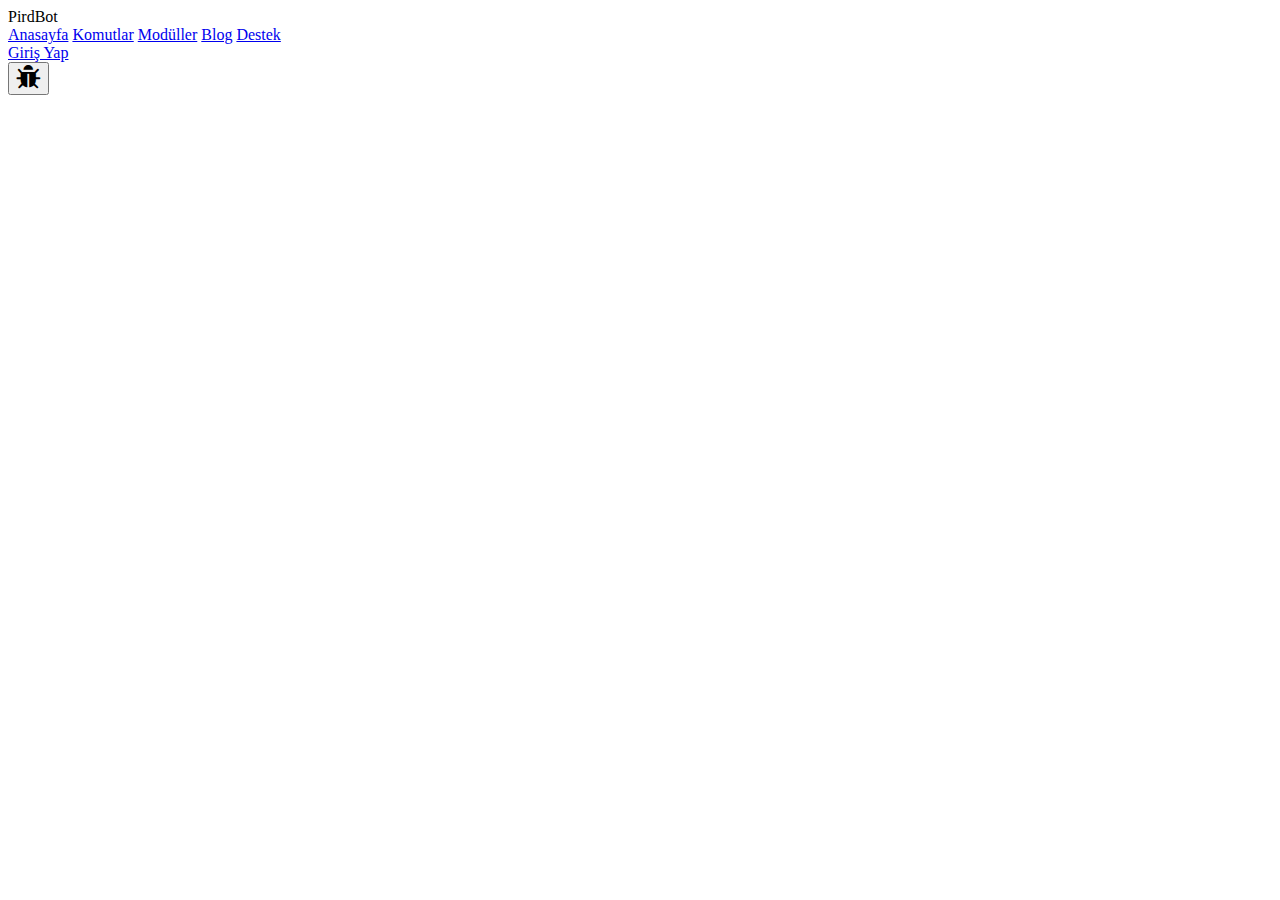
<file: pird.xyz/content/assets/fonts/glyphicons-halflings-regular-5.html>
<!DOCTYPE html>
<html lang="tr" class="dark">
  <head>
    <meta charset="UTF-8">
    <meta name="viewport" content="width=device-width, initial-scale=1.0">
    <meta http-equiv="X-UA-Compatible" content="ie=edge">

    <title>PirdBot - The Discord Bot</title>

    <meta name="keywords" content="Discord, Discord Bot, Discord App, DiscordApp, DiscordBots, Discord Bots, PirdWeb, PirdBot, PirdBot Support, PirdBot Blocker, Bots"/>
    <meta name="description" content="PirdBot Discord Bot ile sunucularınızı renk katıp kolayca kontrol sağlayabilirsiniz. Bu site sayesinde sunucunuzdaki PirdBot ayarlarını yapabilirsiniz."/>

    <meta name="robots" content="index, follow"/>
    <meta name="copyright" content="&copy; Pird System"/>
    <meta name="author" content="Berk A."/>
    <meta name="abstract" content="PirdBot Yönetim ve Kontrol Paneli"/>

    <link rel="stylesheet" href="http://pird.xyz/content/assets/css/bootstrap.min.css?v=2.0" rel="stylesheet">
    <link rel="stylesheet" href="http://pird.xyz/content/assets/css/style.css?v=2.0" rel="stylesheet">
    <link href="https://stackpath.bootstrapcdn.com/font-awesome/4.7.0/css/font-awesome.min.css?v=2.0" rel="stylesheet">

    <script src="http://pird.xyz/content/assets/js/jquery-1.8.3.min.js?v=2.0"></script>
    <script src="http://pird.xyz/content/assets/js/bootstrap.min.js?v=2.0"></script>
    <script src="http://pird.xyz/content/assets/js/custom.js?v=2.0"></script>

    <link rel="shortcut icon" href="http://pird.xyz/content/assets/img/favicon.png?v=2.0">
  </head>
  <body>
    <div class="header">
      <div class="header__logo">
        PirdBot
      </div>
      <div class="header__nav">
        <a href="http://pird.xyz">Anasayfa</a>
        <a href="http://pird.xyz/commands">Komutlar</a>
        <a href="http://pird.xyz/modules">Modüller</a>
        <a href="http://pird.xyz/blog">Blog</a>
        <a href="http://discord.gg/Xch8yQ9" target="_blank">Destek</a>
      </div>
      <div class="header__controle">
                  <a href="javascript:void(0)" onclick="PirdWindow(LOGIN_URL)" class="btn pird">Giriş Yap</a>
              </div>
    </div>
    <div class="container-fluid">
          </div>

    <div id="pModal" class="modal fade" tabindex="-1" role="dialog" aria-hidden="true"></div>

    <div class="feedback left hidden-xs" data-toggle="tooltip" data-placement="right" title="Hata Bildirmek İçin Tıklayın" onclick="window.open('https://goo.gl/forms/5size9lXwytNsl383','_blank')">
      <button type="button" class="btn btn-primary btn-circle btn-lg" >
        <i class="fa fa-bug fa-2x" title="Report Bug"></i>
      </button>
    </div>

    <script async src="https://www.googletagmanager.com/gtag/js?id=UA-89120054-5"></script>
    <script>
      window.dataLayer = window.dataLayer || [];
      function gtag(){dataLayer.push(arguments);}
      gtag('js', new Date());

      gtag('config', 'UA-89120054-5');
    </script>
  </body>
</html>
<script type="text/javascript">
  var URL         = "http://pird.xyz";
  var ADMIN_URL   = "http://pird.xyz/admin";
  var INC_PATH    = "http://pird.xyz/includes";
  var THEMES_PATH = "http://pird.xyz/content";
  var ANLIK_URL   = "http://pird.xyz/content/assets/fonts/glyphicons-halflings-regular.svg";
  var LOGIN_URL   = "https://discordapp.com/oauth2/authorize?response_type=code&client_id=428918041628246017&redirect_uri=http://pird.xyz/?go=login&scope=identify+email+guilds";
  var DASHBOARD_URL= "http://pird.xyz/dashboard";
  var PANEL_PATH   = "http://pird.xyz/content/panel";

  var start = new Date();
  jQuery.ready();
  var end = new Date();
  var difference = (end - start) / 1000;
  console.log("[PIRD] Loading time "+difference+" second.")
</script>
</file>
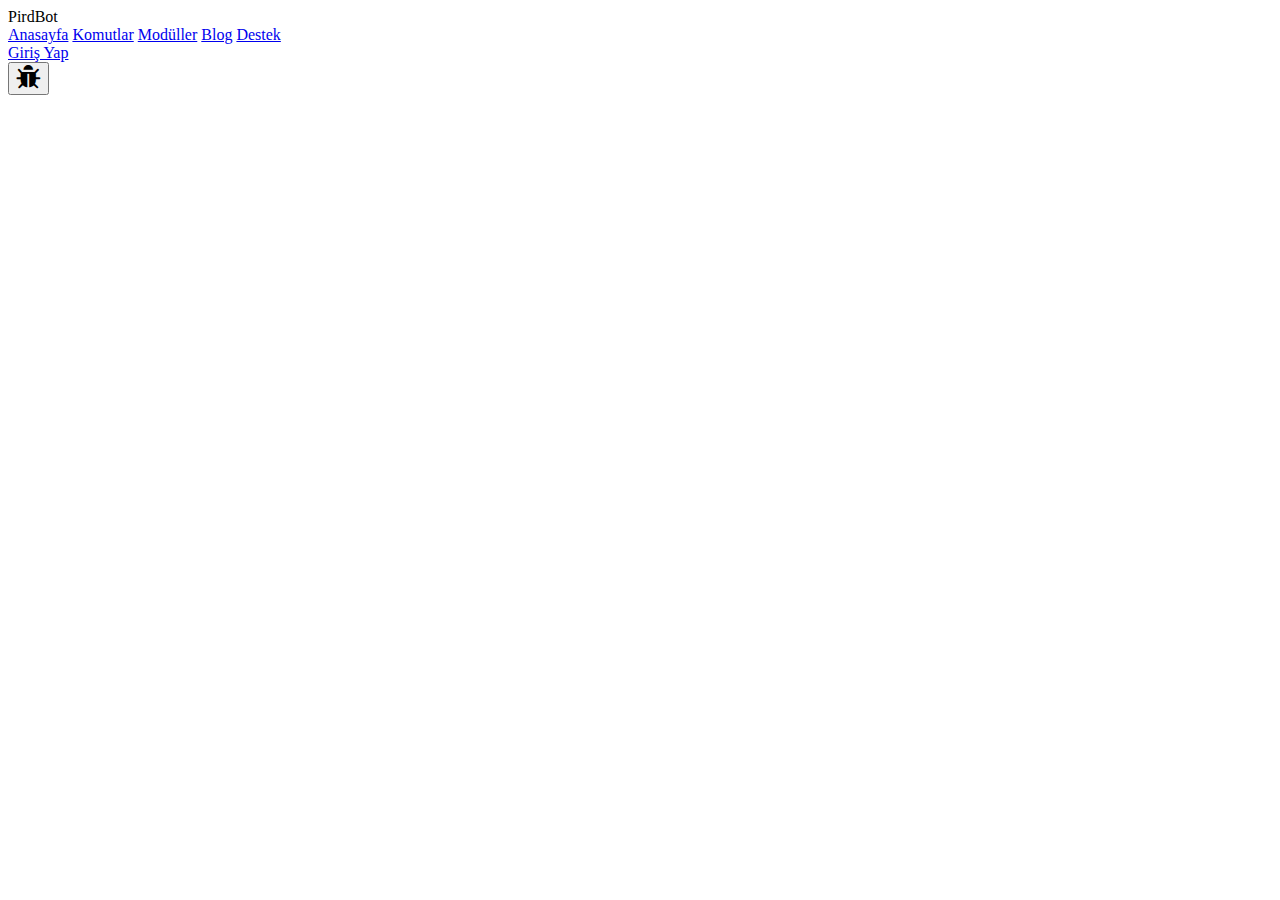
<file: pird.xyz/content/assets/fonts/glyphicons-halflings-regular.html>
<!DOCTYPE html>
<html lang="tr" class="dark">
  <head>
    <meta charset="UTF-8">
    <meta name="viewport" content="width=device-width, initial-scale=1.0">
    <meta http-equiv="X-UA-Compatible" content="ie=edge">

    <title>PirdBot - The Discord Bot</title>

    <meta name="keywords" content="Discord, Discord Bot, Discord App, DiscordApp, DiscordBots, Discord Bots, PirdWeb, PirdBot, PirdBot Support, PirdBot Blocker, Bots"/>
    <meta name="description" content="PirdBot Discord Bot ile sunucularınızı renk katıp kolayca kontrol sağlayabilirsiniz. Bu site sayesinde sunucunuzdaki PirdBot ayarlarını yapabilirsiniz."/>

    <meta name="robots" content="index, follow"/>
    <meta name="copyright" content="&copy; Pird System"/>
    <meta name="author" content="Berk A."/>
    <meta name="abstract" content="PirdBot Yönetim ve Kontrol Paneli"/>

    <link rel="stylesheet" href="http://pird.xyz/content/assets/css/bootstrap.min.css?v=2.0" rel="stylesheet">
    <link rel="stylesheet" href="http://pird.xyz/content/assets/css/style.css?v=2.0" rel="stylesheet">
    <link href="https://stackpath.bootstrapcdn.com/font-awesome/4.7.0/css/font-awesome.min.css?v=2.0" rel="stylesheet">

    <script src="http://pird.xyz/content/assets/js/jquery-1.8.3.min.js?v=2.0"></script>
    <script src="http://pird.xyz/content/assets/js/bootstrap.min.js?v=2.0"></script>
    <script src="http://pird.xyz/content/assets/js/custom.js?v=2.0"></script>

    <link rel="shortcut icon" href="http://pird.xyz/content/assets/img/favicon.png?v=2.0">
  </head>
  <body>
    <div class="header">
      <div class="header__logo">
        PirdBot
      </div>
      <div class="header__nav">
        <a href="http://pird.xyz">Anasayfa</a>
        <a href="http://pird.xyz/commands">Komutlar</a>
        <a href="http://pird.xyz/modules">Modüller</a>
        <a href="http://pird.xyz/blog">Blog</a>
        <a href="http://discord.gg/Xch8yQ9" target="_blank">Destek</a>
      </div>
      <div class="header__controle">
                  <a href="javascript:void(0)" onclick="PirdWindow(LOGIN_URL)" class="btn pird">Giriş Yap</a>
              </div>
    </div>
    <div class="container-fluid">
          </div>

    <div id="pModal" class="modal fade" tabindex="-1" role="dialog" aria-hidden="true"></div>

    <div class="feedback left hidden-xs" data-toggle="tooltip" data-placement="right" title="Hata Bildirmek İçin Tıklayın" onclick="window.open('https://goo.gl/forms/5size9lXwytNsl383','_blank')">
      <button type="button" class="btn btn-primary btn-circle btn-lg" >
        <i class="fa fa-bug fa-2x" title="Report Bug"></i>
      </button>
    </div>

    <script async src="https://www.googletagmanager.com/gtag/js?id=UA-89120054-5"></script>
    <script>
      window.dataLayer = window.dataLayer || [];
      function gtag(){dataLayer.push(arguments);}
      gtag('js', new Date());

      gtag('config', 'UA-89120054-5');
    </script>
  </body>
</html>
<script type="text/javascript">
  var URL         = "http://pird.xyz";
  var ADMIN_URL   = "http://pird.xyz/admin";
  var INC_PATH    = "http://pird.xyz/includes";
  var THEMES_PATH = "http://pird.xyz/content";
  var ANLIK_URL   = "http://pird.xyz/content/assets/fonts/glyphicons-halflings-regular.eot";
  var LOGIN_URL   = "https://discordapp.com/oauth2/authorize?response_type=code&client_id=428918041628246017&redirect_uri=http://pird.xyz/?go=login&scope=identify+email+guilds";
  var DASHBOARD_URL= "http://pird.xyz/dashboard";
  var PANEL_PATH   = "http://pird.xyz/content/panel";

  var start = new Date();
  jQuery.ready();
  var end = new Date();
  var difference = (end - start) / 1000;
  console.log("[PIRD] Loading time "+difference+" second.")
</script>
</file>
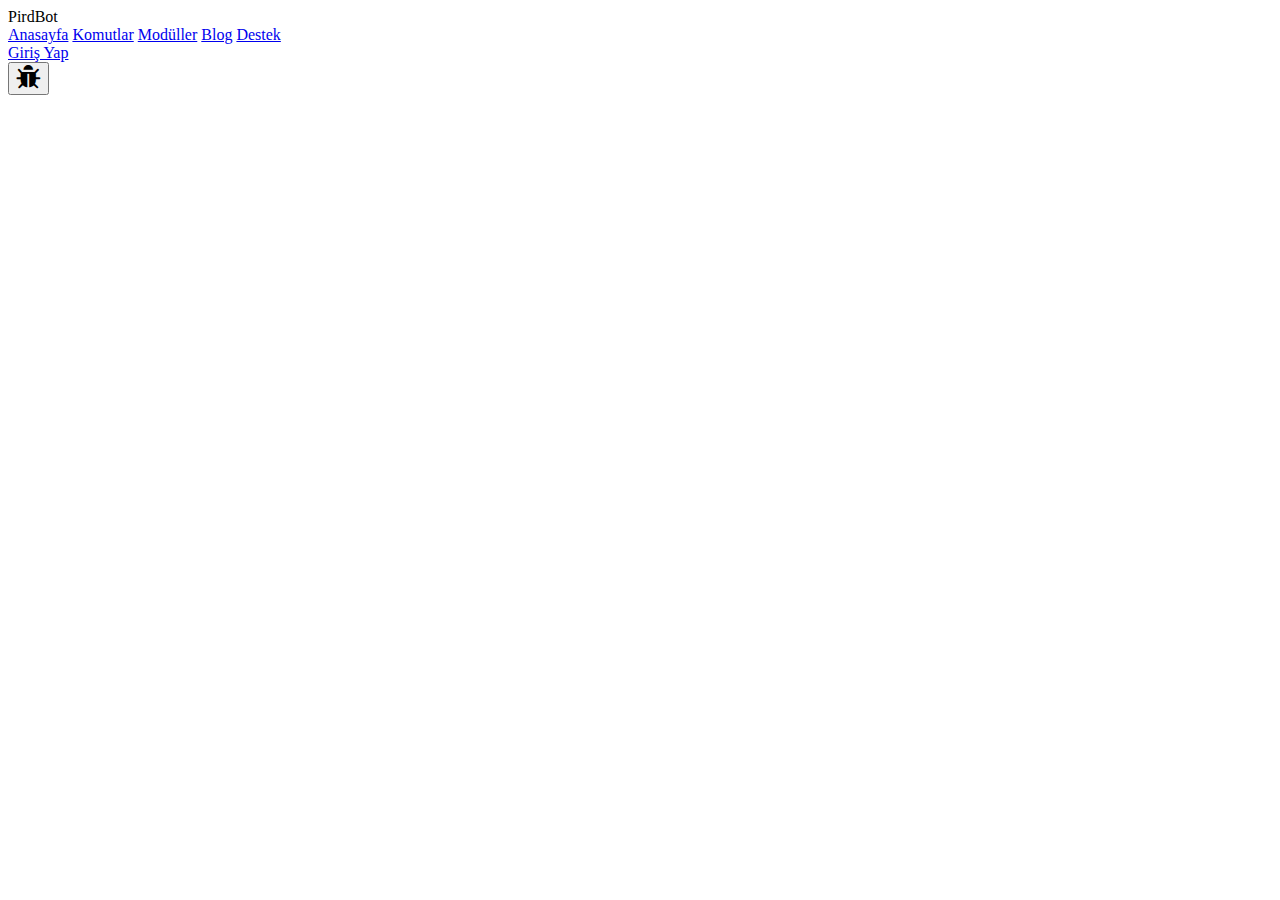
<file: pird.xyz/content/assets/fonts/glyphicons-halflings-regulard41d.html>
<!DOCTYPE html>
<html lang="tr" class="dark">
  <head>
    <meta charset="UTF-8">
    <meta name="viewport" content="width=device-width, initial-scale=1.0">
    <meta http-equiv="X-UA-Compatible" content="ie=edge">

    <title>PirdBot - The Discord Bot</title>

    <meta name="keywords" content="Discord, Discord Bot, Discord App, DiscordApp, DiscordBots, Discord Bots, PirdWeb, PirdBot, PirdBot Support, PirdBot Blocker, Bots"/>
    <meta name="description" content="PirdBot Discord Bot ile sunucularınızı renk katıp kolayca kontrol sağlayabilirsiniz. Bu site sayesinde sunucunuzdaki PirdBot ayarlarını yapabilirsiniz."/>

    <meta name="robots" content="index, follow"/>
    <meta name="copyright" content="&copy; Pird System"/>
    <meta name="author" content="Berk A."/>
    <meta name="abstract" content="PirdBot Yönetim ve Kontrol Paneli"/>

    <link rel="stylesheet" href="http://pird.xyz/content/assets/css/bootstrap.min.css?v=2.0" rel="stylesheet">
    <link rel="stylesheet" href="http://pird.xyz/content/assets/css/style.css?v=2.0" rel="stylesheet">
    <link href="https://stackpath.bootstrapcdn.com/font-awesome/4.7.0/css/font-awesome.min.css?v=2.0" rel="stylesheet">

    <script src="http://pird.xyz/content/assets/js/jquery-1.8.3.min.js?v=2.0"></script>
    <script src="http://pird.xyz/content/assets/js/bootstrap.min.js?v=2.0"></script>
    <script src="http://pird.xyz/content/assets/js/custom.js?v=2.0"></script>

    <link rel="shortcut icon" href="http://pird.xyz/content/assets/img/favicon.png?v=2.0">
  </head>
  <body>
    <div class="header">
      <div class="header__logo">
        PirdBot
      </div>
      <div class="header__nav">
        <a href="http://pird.xyz">Anasayfa</a>
        <a href="http://pird.xyz/commands">Komutlar</a>
        <a href="http://pird.xyz/modules">Modüller</a>
        <a href="http://pird.xyz/blog">Blog</a>
        <a href="http://discord.gg/Xch8yQ9" target="_blank">Destek</a>
      </div>
      <div class="header__controle">
                  <a href="javascript:void(0)" onclick="PirdWindow(LOGIN_URL)" class="btn pird">Giriş Yap</a>
              </div>
    </div>
    <div class="container-fluid">
          </div>

    <div id="pModal" class="modal fade" tabindex="-1" role="dialog" aria-hidden="true"></div>

    <div class="feedback left hidden-xs" data-toggle="tooltip" data-placement="right" title="Hata Bildirmek İçin Tıklayın" onclick="window.open('https://goo.gl/forms/5size9lXwytNsl383','_blank')">
      <button type="button" class="btn btn-primary btn-circle btn-lg" >
        <i class="fa fa-bug fa-2x" title="Report Bug"></i>
      </button>
    </div>

    <script async src="https://www.googletagmanager.com/gtag/js?id=UA-89120054-5"></script>
    <script>
      window.dataLayer = window.dataLayer || [];
      function gtag(){dataLayer.push(arguments);}
      gtag('js', new Date());

      gtag('config', 'UA-89120054-5');
    </script>
  </body>
</html>
<script type="text/javascript">
  var URL         = "http://pird.xyz";
  var ADMIN_URL   = "http://pird.xyz/admin";
  var INC_PATH    = "http://pird.xyz/includes";
  var THEMES_PATH = "http://pird.xyz/content";
  var ANLIK_URL   = "http://pird.xyz/content/assets/fonts/glyphicons-halflings-regular.eot?";
  var LOGIN_URL   = "https://discordapp.com/oauth2/authorize?response_type=code&client_id=428918041628246017&redirect_uri=http://pird.xyz/?go=login&scope=identify+email+guilds";
  var DASHBOARD_URL= "http://pird.xyz/dashboard";
  var PANEL_PATH   = "http://pird.xyz/content/panel";

  var start = new Date();
  jQuery.ready();
  var end = new Date();
  var difference = (end - start) / 1000;
  console.log("[PIRD] Loading time "+difference+" second.")
</script>
</file>
<file: pird.xyz/content/assets/css/style3661.css>
html, body {
  font-family: "Apercu" ,sans-serif;
  font-size: 16px;
  background-color: #f8f9fa;
}

/* Font Library */
@font-face {
  font-family: 'Apercu';
  src: url('../font/Apercu-Regular.otf') format('opentype');
  font-weight: 200;
  font-style: normal;
}

@font-face {
  font-family: 'Apercu';
  src: url('../font/Apercu-Medium.otf') format('opentype');
  font-weight: 400;
  font-style: normal;
}

@font-face {
  font-family: 'Apercu';
  src: url('../font/Apercu-Bold.otf') format('opentype');
  font-weight: bold;
  font-style: normal;
}

/* Default */
.container-fluid {
  padding-top: 15px;
}

.btn:active, .btn:hover {
  outline: none;
}

/* Header */
.header {
  display: flex;
  align-items: center;
  z-index: 9;
  border-bottom: 0px solid rgba(0, 0, 0, .05);
  justify-content: space-between;
  padding: 0 30px;
  height: 72px;
  background: #fff;
  position: relative;
}

.header__logo {
  font-weight: bold;
  letter-spacing: 2px;
}

.header__nav a {
  font-family: "Apercu" ,sans-serif;
  font-weight: 100;
  font-size: 16px;
  color: #304351;
  transition: color .2s ease;
  text-decoration: none;
  letter-spacing: 0;
  line-height: 1.5em;
  margin: 0 1.35rem;
}

.header__nav a.active, .header__nav a:hover {
  color: #43b581 !important;
}
.dark .header__nav a.active, .header__nav a:hover {
  color: #b9b9b9 !important;
}


@media screen and (max-width : 800px){

}

/* Button */
.pird.btn {
  font-size: 16px;
  position: relative;
  margin: 0;
  padding: 12px 18px;
  font-family: "Apercu", sans-serif;
  font-weight: 100;
  line-height: 1em;
  color: #fff;
  border: 0;
  border-radius: 4px;
  outline: none;
  background-color: #43b581;
  cursor: pointer;
  -moz-user-select: none;
  -webkit-user-select: none;
  -ms-user-select: none;
  user-select: none;
  -webkit-transition: padding .2s ease,background-color .2s ease;
  transition: padding .2s ease,background-color .2s ease;
  -ms-flex-align: center;
  -webkit-box-align: center;
  align-items: center;
  outline: 0 !important;
}

.pird.btn:focus, .pird.btn:hover {
  background-color: #3ca374;
}

.pird.btn:active {
  background-color: #369167;
}

.pird.btn > .fa {
  font-size: 15px;
}

.--normal {
  padding: 7px 12px !important;
  font-size: 14px !important;
  line-height: inherit !important;
}

.--green {
  background-color: #43b581;
}

.--blue {
  background-color: #6e7fd5 !important;
}

.--lightblue {
  background-color: #3498db !important;
}

.--red {
  background-color: #e04444 !important;
}

.--yellow {
  background-color: #f8a432 !important;
}

/* Form */
.form-group label {
  color: #c8c8ca;
}

.form-control {
  box-shadow: none;
  border-radius: 4px;
  font-size: 15px;
  padding: 10px;
  height: 40px;
  border-width: 1px;
  font-weight: 100;
}

.form-control:hover {
  box-shadow: none;
  border-color: rgb(161, 161, 161);
}

.form-control:focus {
  box-shadow: none;
  border-color: #7289DA;
}

select.form-control {
  -moz-appearance: none;
  -webkit-appearance: none;
}

select.form-control optgroup {
  font-weight: 700;
}

select.form-control option {
  font-weight: 100;
}

.panel-in {
  margin-bottom: 15px;
  box-shadow: 0 0 1px rgba(0, 0, 0, 0.3);
  -webkit-box-shadow: 0 0 1px rgba(0, 0, 0, 0.3);
}

.panel.panel-fh > .panel-body {
  height: calc(100vh - 104px);
}

.panel-c {
  border-radius: 5px;
  border-style: solid;
  border-width: 2px;
  box-shadow: none;
}

.panel-c .panel-heading {
  border-width: 3px;
  text-transform: uppercase;
  font-weight: 700;
}

.panel-c .panel-footer {
  border-width: 3px;
  text-transform: uppercase;
  font-weight: 700;
}

.nav-pills > li > a {
  border-radius: 3px;
  color: #b9bbbe;
  font-weight: 300;
}

.panel-c .nav > li.active > a,
.panel-c .nav > li.active > a:hover,
.panel-c .nav > li.active > a:focus {
  background-color: #7289da;
  color: #fff;
}

.panel-c .nav > li > a:hover, .panel-c .nav > li > a:focus {
    text-decoration: none;
    background-color: hsla(216,4%,74%,.1);
    color: #f6f6f7;
    border-radius: 3px;
}

.panel-k {
  border-radius: 5px;
  border-style: solid;
  border-width: 2px;
  box-shadow: none;
}

.panel-k .panel-heading {
  border-width: 3px;
  font-weight: 700;
}

.panel-k .panel-body {
  font-weight: 100;
}

.panel-k .panel-heading code {
  font-size: 100%;
  border-radius: 3px;
  background: #2f3136;
  color: #c8c8ca;
  font-weight: 100;
}

.panel-k .panel-heading .sag {
  float: right;
  margin-top: -1.5px;
}

.panel-k .panel-heading .label {
  border-radius: 3px;
  font-weight: 100;
}

.panel-k .panel-footer .pird.btn {
  display: block;
}

.panel-k .panel-body img.img-border {
  border: 2px solid #35373d;
}

.panel-k .panel-body .icerik span {
  font-size: 19px;
}

hr {
  border-top: 2px solid #222227;
}

.panel-k .panel-body hr {
  border-top: 3px solid #222227;
  margin: 15px -15px 15px -15px;
}

.card {
  color: #fff;
}

.card img {
  width: 50px;
  border-top-left-radius: 4px;
  border-bottom-left-radius: 4px;
  margin-right: 10px;
}

.sunucu-sec {
  margin-top: 120px
}

.sunucu-sec .baslik {
  font-size: 25px;
  text-transform: uppercase;
  font-weight: 600;
  margin-bottom: 40px;
  color: #fff;
  text-align: center;
}
.sunucu-sec .resim {

}
.sunucu-sec .resim img {
  width: 128px;
  border: 3px solid #2b2c31;
  background: #6d7fd5;
  margin-right: 10px;
  margin-bottom: 50px;
  -webkit-transition: all 100ms linear;
  -moz-transition: all 100ms linear;
  -ms-transition: all 100ms linear;
  -o-transition: all 100ms linear;
  transition: all 100ms linear;
  display: initial;
  border-radius: 8px;
}

.sunucu-sec .resim img:hover {
  border-color: #43b581;
  cursor: pointer;
}

.sunucu-sec .resim center {
  margin-left: 10px;
}

.sunucu-sec .resim .tooltip {
  margin-top: 6px;
}

.sunucu-sec .resim .tooltip-inner {
  min-width: 128px;
  padding: 7px;
  font-weight: 400;
}

/* Modal */

.modal-content {
  background-color: #2f3336;
}

.modal-header {
  padding: 24px;
  border-bottom: none;
  box-shadow: 0 1px 0 0 rgba(0,0,0,.2), 0 1px 2px 0 rgba(0,0,0,.2);
}

.modal-header .close {
  margin-top: -3px;
  text-shadow: none;
  color: #8f9092;
  background: #1f2225;
  width: 32px;
  height: 32px;
  opacity: 1;
  border-radius: 3px;
  outline: 0;
}

.modal-header .close:hover {
  color: #fff;
}

.modal-title {
  color: #fff;
}

.modal-footer {
  padding: 13px;
  text-align: right;
  border-top: none;
  background-color: #272b2e;
  border-bottom-left-radius: 6px;
  border-bottom-right-radius: 6px;
}

.modal-body {
  color: #fff;
}

.modal-body p {
  font-weight: 100;
  opacity: .7;
  margin: 0;
}

.isRespo {
  display: none;
  color: #fff;
  text-align: center;
  margin-top: 20px;
}

/* Images */
.banner {
  padding: 0 100px;
  z-index: 1;
  position: fixed;
  bottom: 0px;
  width: 100%;
  left: 0px;
  display: block;
  margin: 0 auto;
}

.hb {
  text-transform: uppercase;
}

.float-right {
  float: right;
}

.float-left {
  float: left;
}

.marginTop40 {
  margin-top: 40px !important;
}

/* Dark */
.dark, .dark body {
  background-color: #313439;
}
.dark .header {
  background: #23272A;
  color: #fff;
  border-color: #282b2e;
}
.dark .header .header__nav a {
  color: #fff;
}
.dark .form-control {
  background: #212226;
  border-color: #1a1a1a;
  color: #f6f6f7;
}
.dark .form-control:hover {
  border-color: #000;
}
.dark .form-control:focus {
  border-color: #000;
}


.dark .panel-in {
  box-shadow: none;
  border-color: #1d1f21;
  background-color: #2b2c31;
}
.dark .panel-c, .dark .panel-k {
  background: #27282c;
  border-color: #202225;
}
.dark .panel-c .panel-heading, .dark .panel-k .panel-heading {
  color: #72767d;
  background-color: #28282d;
  border-color: #212226;
}
.dark .panel-c .panel-footer, .dark .panel-k .panel-footer {
  color: #72767d;
  background-color: #28282d;
  border-color: #212226;
}
.dark .panel-k .panel-body {
  color: #c8c8ca;
}

/* Dashboard Block */
.Db {
  height: 150px;
  display: flex;
  flex-wrap: nowrap;
  display: -webkit-flex;
  cursor: pointer;

  -webkit-transition: opacity 175ms ease-out;
  -moz-transition: opacity 175ms ease-out;
  -o-transition: opacity 175ms ease-out;
  -ms-transition: opacity 175ms ease-out;
  transition: opacity 175ms ease-out;
}

.Db:not(.active) {
  opacity: .6;
}

.Db:hover {
  opacity: 1;
}

.Db .DbLeft {
  -webkit-flex: 4;
  -ms-flex: 4;
  flex: 4;
}

.Db .DbLeft .DbText {
  margin-left: 18px;
  margin-top: 18px;
}

.Db .DbLeft .DbText .DbName {
  color: rgba(255,255,255,.2);
  text-transform: uppercase;
  font-size: 14px;
  line-height: 1;
  font-weight: 900;
}

.Db .DbLeft .DbText .DbDescription {
  color: rgba(255,255,255,1);
  font-size: 14px;
  margin-top: 5px;
  line-height: 1.3;
  font-weight: 100
}

.Db .DbLeft .DbActions {
  margin-left: 18px;
  position: absolute;
  top: 98px;
  overflow: auto;
}

.Db .DbLeft .DbActions button,
.Db .DbLeft .DbActions a {
  border-radius: 3px;
  font-size: 14px;
  padding: 5px 15px;
  line-height: 24px;
}

.Db .DbRight {
  flex-grow: 1;
  display: flex;
  -webkit-box-pack: center;
  -moz-box-pack: center;
  -o-box-pack: center;
  -ms-flex-pack: center;
  -webkit-justify-content: center;
  justify-content: center;
  -webkit-box-align: center;
  -moz-box-align: center;
  -o-box-align: center;
  -ms-flex-align: center;
  -webkit-align-items: center;
  align-items: center;
}
.Db .DbRight img {
  width: 100%;
}

/* Dashboard Panel */
.PanelHeading {
  display: flex;
  border-bottom: 1px solid rgba(255,255,255,.3);
  padding-bottom: 15px;
}
.PanelHeading .PanelIcon {
  width: 50px;
  height: 50px;
  margin-right: 15px;
}
.PanelHeading .PanelIcon img {
  width: 50px;
  height: 50px;
}
.PanelHeading .PanelTitle {
  font-size: 20px;
  font-weight: 600;
  color: #fff;
  text-transform: uppercase;
  display: flex;
  -webkit-box-align: center;
  align-items: center;
}
.PanelHeading .PanelButton {
  display: flex;
  align-items: center;
  margin-left: auto;
}

.PanelHeading .PanelButton .btn {
  margin-left: 10px;
}

.PanelForm h2 {
  text-transform: uppercase;
  color: #fff;
  padding: 0 0 10px;
  font-size: 17px;
  font-weight: 600;
}
.PanelForm .description {
  margin-bottom: 20px;
  color: rgba(255,255,255,.6);
  font-weight: 100;
  font-size: 14px;
}

.PanelForm > .divider {
  width: 100%;
  height: 1px;
  background-color: rgba(255,255,255,.1);
  margin-bottom: 40px;
  margin-top: 20px;
}

/* BUG REPORT */
.btn-circle.btn-lg {
  width: 50px;
  height: 50px;
  padding: 5px 8px;
  font-size: 15px;
  line-height: 1.33;
}

.feedback{position: fixed;z-index: 9999;}
.feedback.left{left:30px; bottom:30px}
.feedback.right{right:30px; bottom:30px}

.feedback .btn-primary {
  color: #fff;
  background-color: #24282b;
  border-color: #212226;
  transition: color .2s ease;
  outline: 0 !important;
}

.feedback .btn-primary:hover,
.feedback .btn-primary:active,
.feedback .btn-primary:focus {
  color: #fff;
  background-color: #24282b;
  border-color: #212226;
}

/* LOADER */
.Loader {
  z-index: 10000;
  background: #313439;
  display: -ms-flexbox;
  display: -webkit-flex;
  display: flex;
  -ms-flex-align: center;
  -webkit-align-items: center;
  -webkit-box-align: center;
  height: calc(100vh - 97px);
}

.Loader .ball-pulse {
  display: table;
  margin: 0 auto;
}

.Loader.fullPage {
  margin-top: 0
}

.Loader.fullPage .ball-pulse {
  margin-top: 0
}

.Loader-leave {
  display: none;
  -webkit-transition: opacity 300ms ease-in;
  -moz-transition: opacity 300ms ease-in;
  -o-transition: opacity 300ms ease-in;
  -ms-transition: opacity 300ms ease-in;
  transition: opacity 300ms ease-in
}

.ball-pulse>div {
  background-color: #fff;
  width: 15px;
  height: 15px;
  border-radius: 100%;
  margin: 2px;
  -webkit-animation-fill-mode: both;
  -moz-animation-fill-mode: both;
  -o-animation-fill-mode: both;
  -ms-animation-fill-mode: both;
  animation-fill-mode: both;
  display: inline-block
}

.ball-pulse>div:nth-child(1) {
  -webkit-animation: scale .75s -.24s infinite cubic-bezier(.2, .68, .18, 1.08);
  -moz-animation: scale .75s -.24s infinite cubic-bezier(.2, .68, .18, 1.08);
  -o-animation: scale .75s -.24s infinite cubic-bezier(.2, .68, .18, 1.08);
  -ms-animation: scale .75s -.24s infinite cubic-bezier(.2, .68, .18, 1.08);
  animation: scale .75s -.24s infinite cubic-bezier(.2, .68, .18, 1.08)
}

.ball-pulse>div:nth-child(2) {
  -webkit-animation: scale .75s -.12s infinite cubic-bezier(.2, .68, .18, 1.08);
  -moz-animation: scale .75s -.12s infinite cubic-bezier(.2, .68, .18, 1.08);
  -o-animation: scale .75s -.12s infinite cubic-bezier(.2, .68, .18, 1.08);
  -ms-animation: scale .75s -.12s infinite cubic-bezier(.2, .68, .18, 1.08);
  animation: scale .75s -.12s infinite cubic-bezier(.2, .68, .18, 1.08)
}

.ball-pulse>div:nth-child(3) {
  -webkit-animation: scale .75s 0s infinite cubic-bezier(.2, .68, .18, 1.08);
  -moz-animation: scale .75s 0s infinite cubic-bezier(.2, .68, .18, 1.08);
  -o-animation: scale .75s 0s infinite cubic-bezier(.2, .68, .18, 1.08);
  -ms-animation: scale .75s 0s infinite cubic-bezier(.2, .68, .18, 1.08);
  animation: scale .75s 0s infinite cubic-bezier(.2, .68, .18, 1.08)
}
@-moz-keyframes scale {
  0% {
    -webkit-transform: scale(1);
    -moz-transform: scale(1);
    -o-transform: scale(1);
    -ms-transform: scale(1);
    transform: scale(1);
    opacity: 1;
    -ms-filter: none;
    filter: none
  }
  45% {
    -webkit-transform: scale(.1);
    -moz-transform: scale(.1);
    -o-transform: scale(.1);
    -ms-transform: scale(.1);
    transform: scale(.1);
    opacity: .7;
    -ms-filter: "alpha(opacity=70)";
    filter: alpha(opacity=70)
  }
  80% {
    -webkit-transform: scale(1);
    -moz-transform: scale(1);
    -o-transform: scale(1);
    -ms-transform: scale(1);
    transform: scale(1);
    opacity: 1;
    -ms-filter: none;
    filter: none
  }
}

@-webkit-keyframes scale {
  0% {
    -webkit-transform: scale(1);
    -moz-transform: scale(1);
    -o-transform: scale(1);
    -ms-transform: scale(1);
    transform: scale(1);
    opacity: 1;
    -ms-filter: none;
    filter: none
  }
  45% {
    -webkit-transform: scale(.1);
    -moz-transform: scale(.1);
    -o-transform: scale(.1);
    -ms-transform: scale(.1);
    transform: scale(.1);
    opacity: .7;
    -ms-filter: "alpha(opacity=70)";
    filter: alpha(opacity=70)
  }
  80% {
    -webkit-transform: scale(1);
    -moz-transform: scale(1);
    -o-transform: scale(1);
    -ms-transform: scale(1);
    transform: scale(1);
    opacity: 1;
    -ms-filter: none;
    filter: none
  }
}

@-o-keyframes scale {
  0% {
    -webkit-transform: scale(1);
    -moz-transform: scale(1);
    -o-transform: scale(1);
    -ms-transform: scale(1);
    transform: scale(1);
    opacity: 1;
    -ms-filter: none;
    filter: none
  }
  45% {
    -webkit-transform: scale(.1);
    -moz-transform: scale(.1);
    -o-transform: scale(.1);
    -ms-transform: scale(.1);
    transform: scale(.1);
    opacity: .7;
    -ms-filter: "alpha(opacity=70)";
    filter: alpha(opacity=70)
  }
  80% {
    -webkit-transform: scale(1);
    -moz-transform: scale(1);
    -o-transform: scale(1);
    -ms-transform: scale(1);
    transform: scale(1);
    opacity: 1;
    -ms-filter: none;
    filter: none
  }
}

@keyframes scale {
  0% {
    -webkit-transform: scale(1);
    -moz-transform: scale(1);
    -o-transform: scale(1);
    -ms-transform: scale(1);
    transform: scale(1);
    opacity: 1;
    -ms-filter: none;
    filter: none
  }
  45% {
    -webkit-transform: scale(.1);
    -moz-transform: scale(.1);
    -o-transform: scale(.1);
    -ms-transform: scale(.1);
    transform: scale(.1);
    opacity: .7;
    -ms-filter: "alpha(opacity=70)";
    filter: alpha(opacity=70)
  }
  80% {
    -webkit-transform: scale(1);
    -moz-transform: scale(1);
    -o-transform: scale(1);
    -ms-transform: scale(1);
    transform: scale(1);
    opacity: 1;
    -ms-filter: none;
    filter: none
  }
}

/* Embed */
.preview {
  background: #36393e;
  display: flex;
  border-radius: 3px;
  overflow-y: scroll;
}

.preview::-webkit-scrollbar {
  display: none;
}

.embed {
  display: flex;
  margin-bottom: 13px;
}
.embed-border {
  min-width: 4px;
  border-radius: 3px 0 0 3px;
  background: #2ecc71;
}
.embed-body {
  border-radius: 0 3px 3px 0;
  background: #34363c;
  border: 1px solid #313337;
  display: -webkit-box;
  display: -ms-flexbox;
  display: flex;
  padding: 8px 10px;
  font-size: 14px;
  flex-direction: column;
}
.embed-body .embed-inner {
  margin-bottom: 10px;
}
.embed-body a {
  color: #0096cf;
}
.embed-body .embed-footer {
  font-size: 12px;
  color: rgba(255, 255, 255, 0.6);
}
.embed-body .embed-inner .fields {
  margin-top: -10px;
}
.embed-body .embed-inner .fields .field {
  padding-top: 10px;
}
.embed-body .embed-inner .fields .field .field-name {
  color: #fff;
  font-size: 14px;
  margin-bottom: 4px;
  font-weight: 400;
}
.embed-body .embed-inner .fields .field .field-value {
  color: rgba(255, 255, 255, 0.7);
  font-size: 14px;
  font-weight: 100;
  line-height: 1.1em;
  white-space: pre-wrap;
  margin-top: 6px;
  word-wrap: break-word;
}
.embed-body .embed-inner .fields .field .field-value code {
  font-size: 85%;
  background-color: #2f3136;
  color: rgba(255, 255, 255, 0.7);
}

@media only screen and (max-width: 992px) {
  .embed {
    margin-bottom: 0px;
  }
}

/* Light Embed */
.light.preview {background: #fff;}
.light .embed-body {background: #fdfdfd;border-color: #eee;}
.light .embed-body .embed-footer {color: rgba(79,83,91,.6);}
.light .embed-body .embed-inner .fields .field .field-name {color: #36393f;}
.light .embed-body .embed-inner .fields .field .field-value {color: #737f8d;}
.light .embed-body .embed-inner .fields .field .field-value code {background-color: #f9f9f9;color: #737f8d;}
</file>
